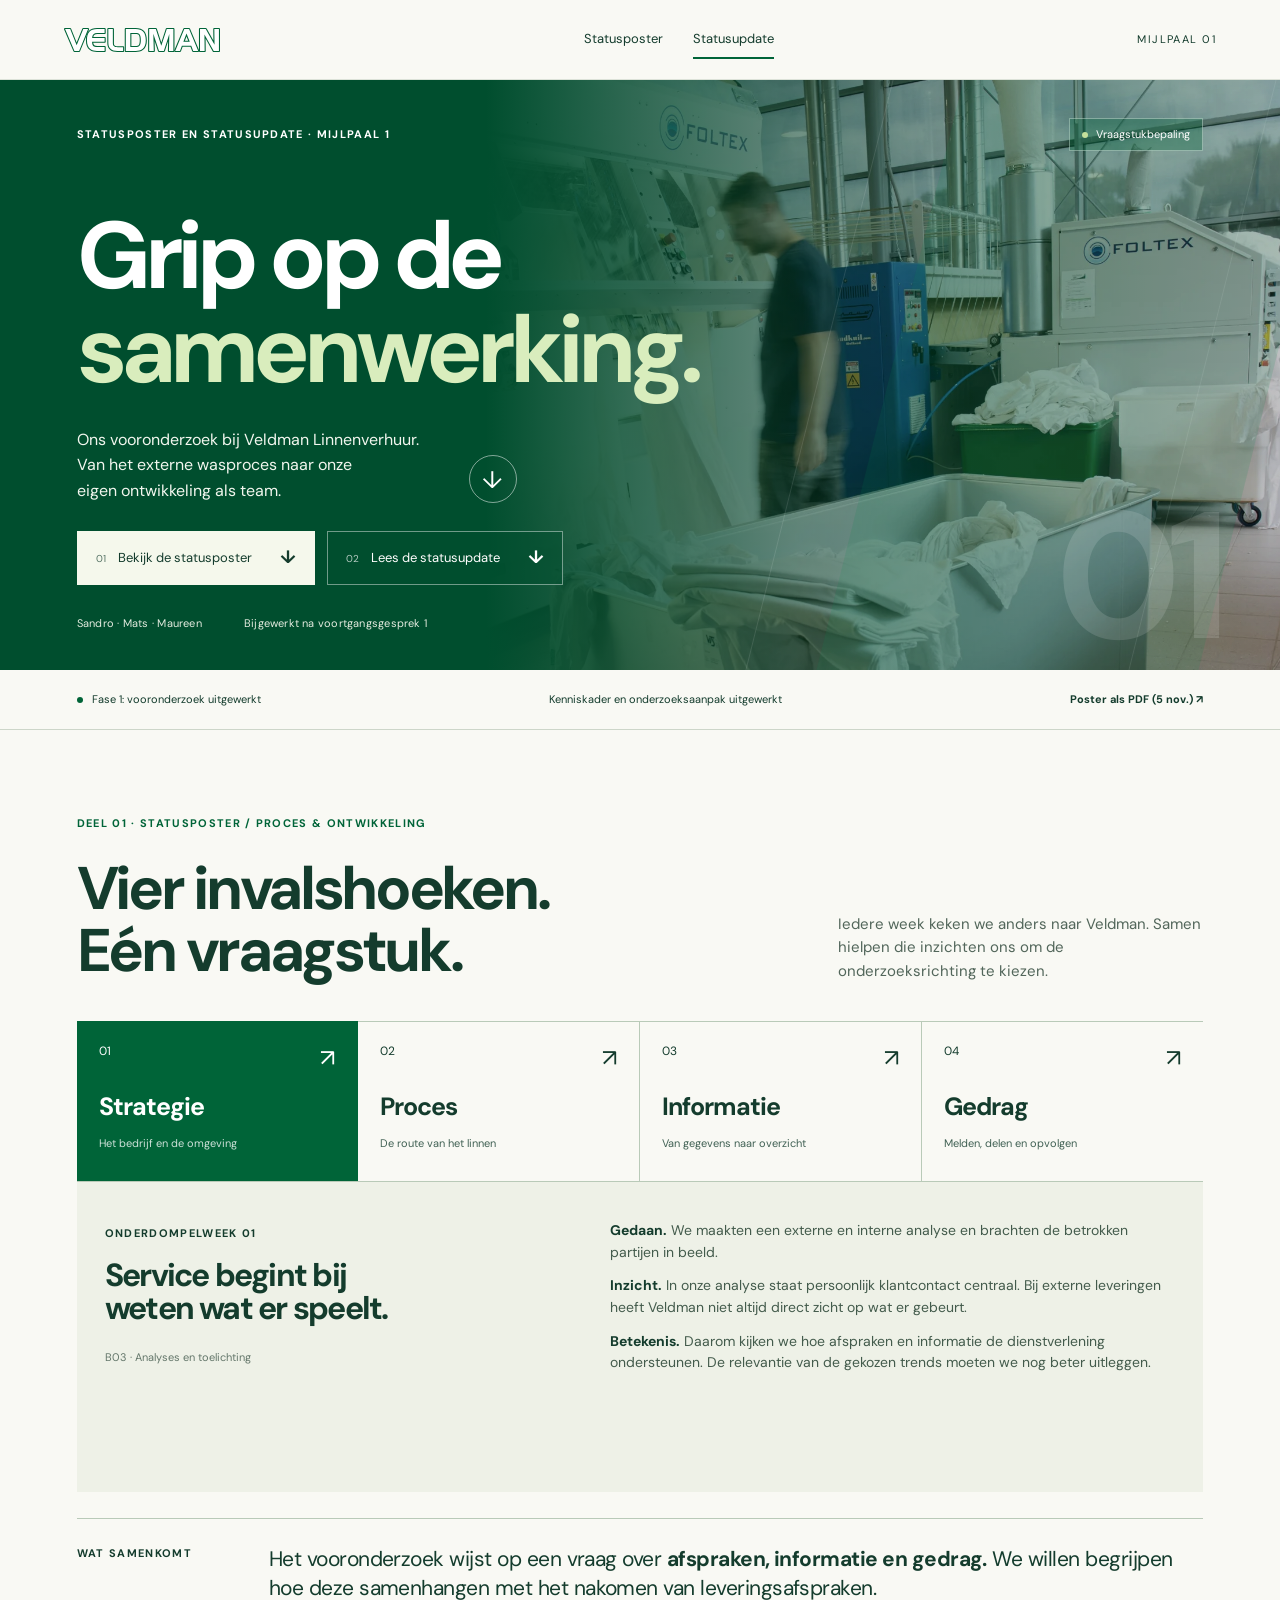
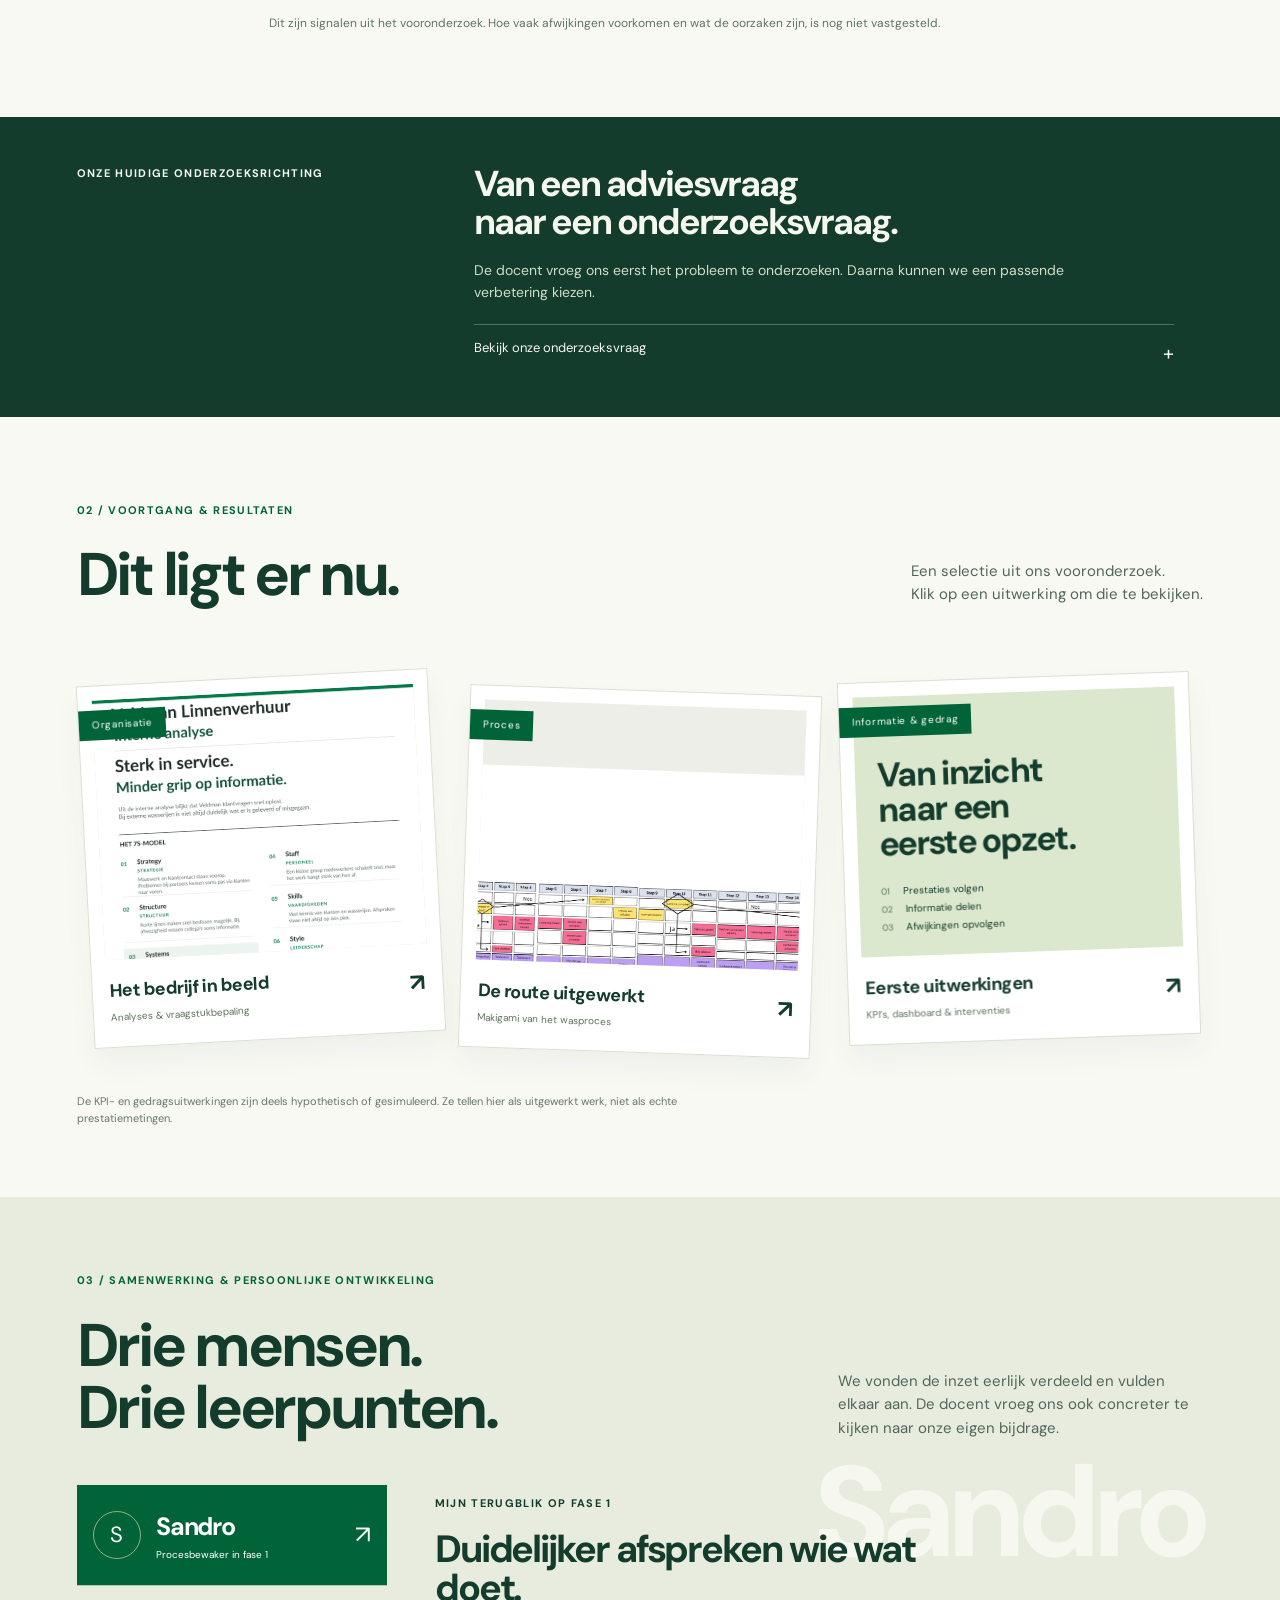
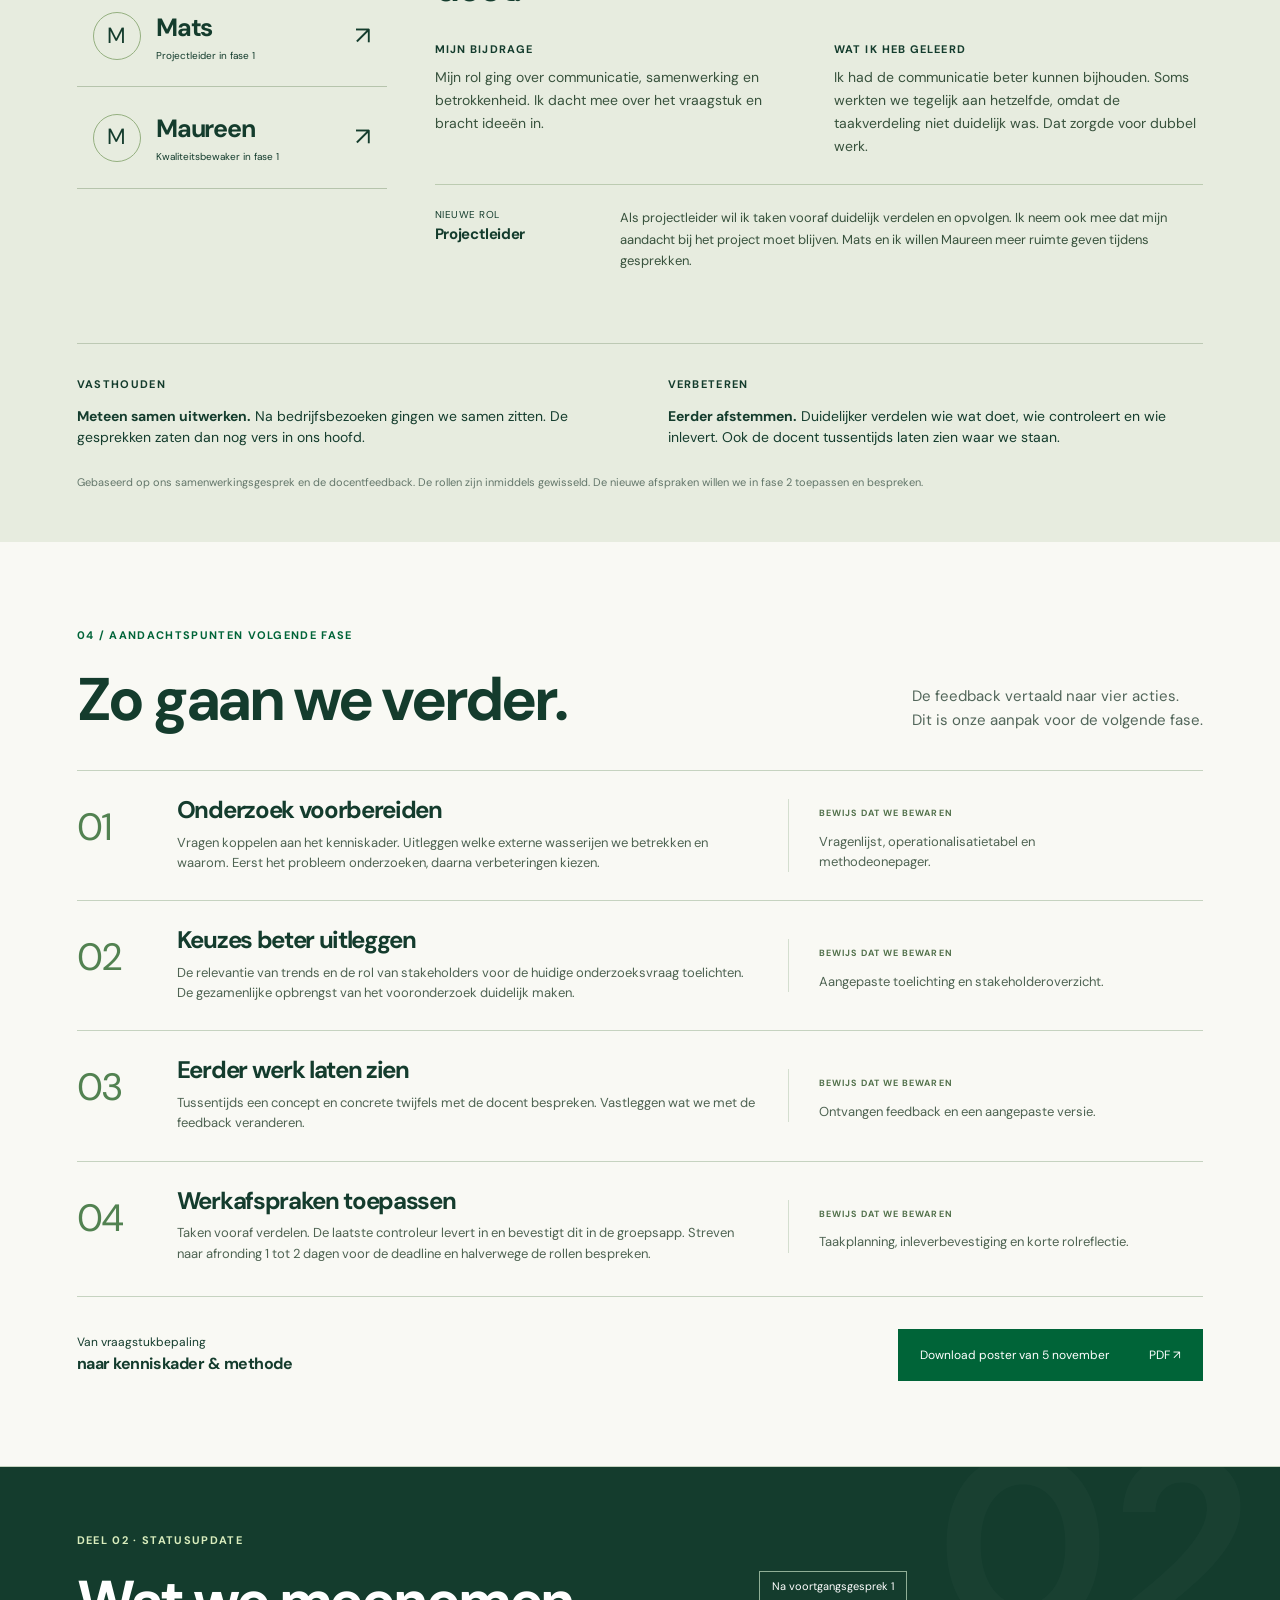
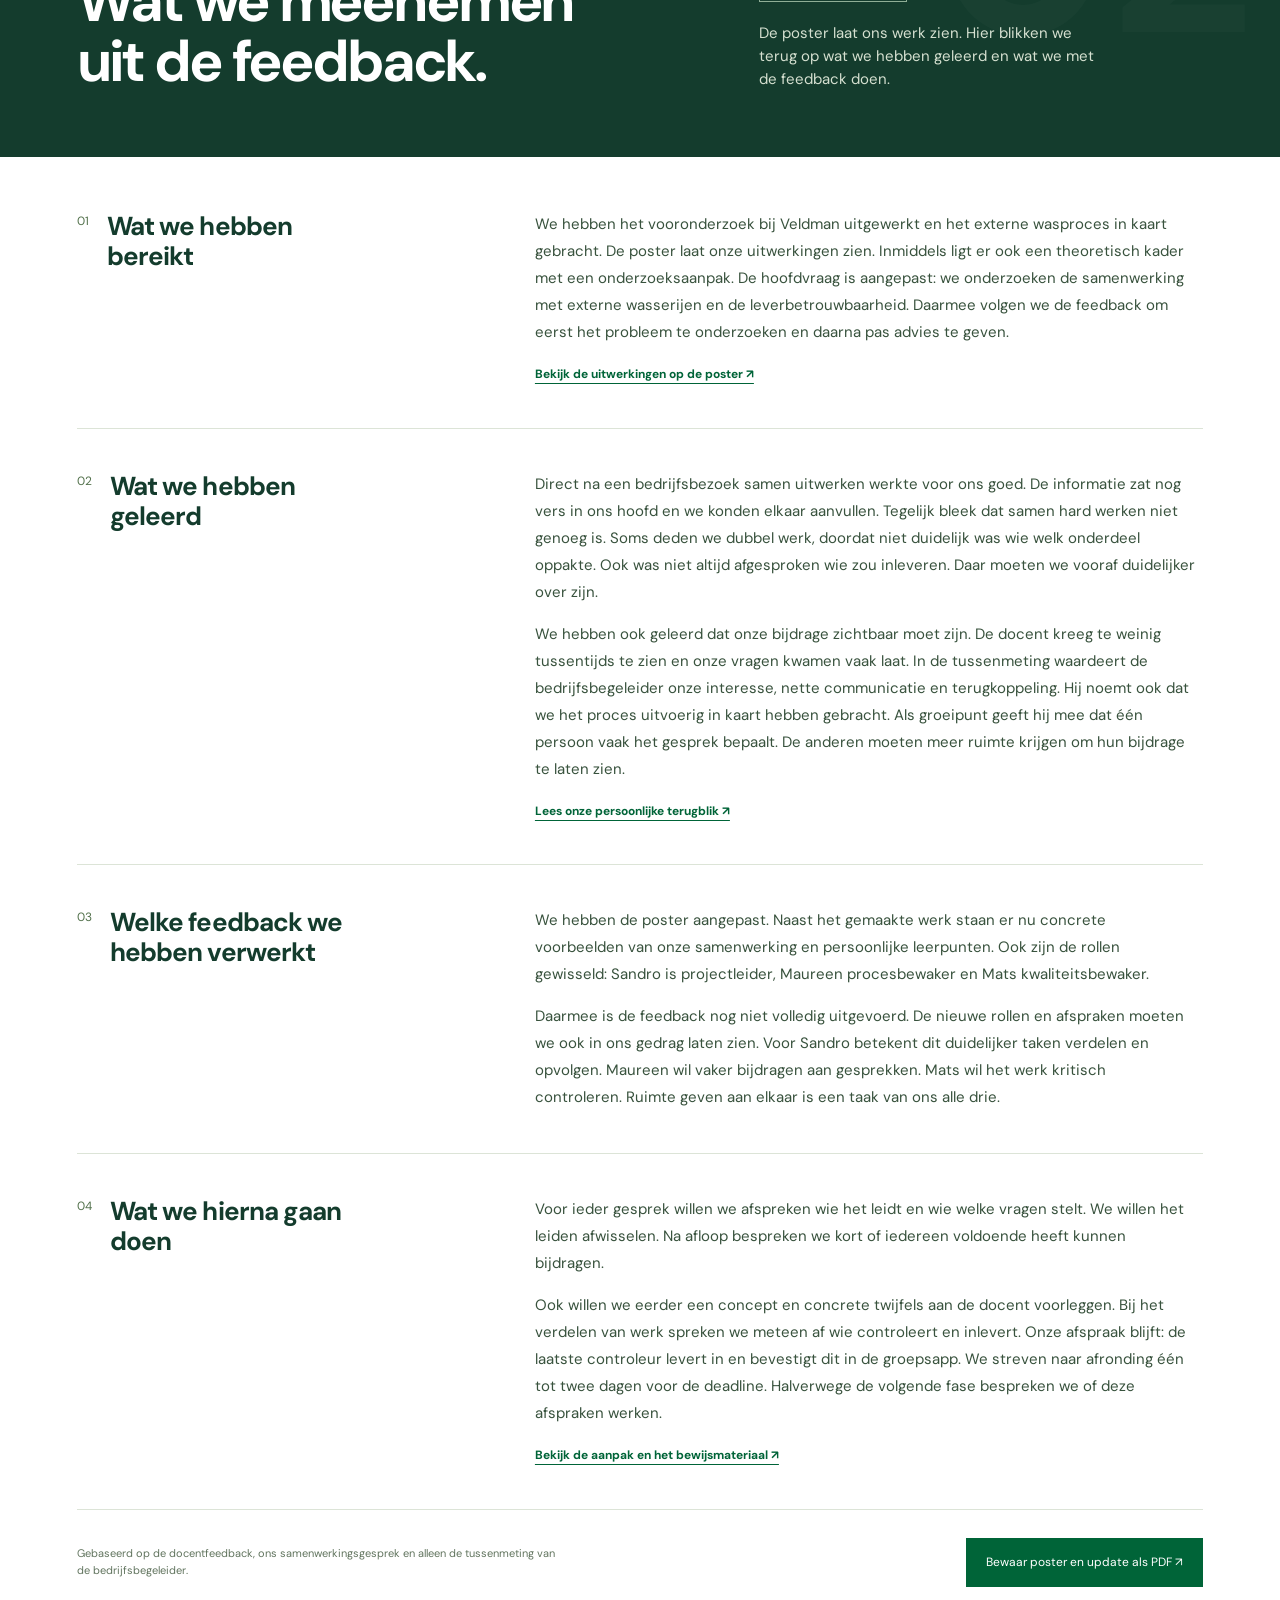
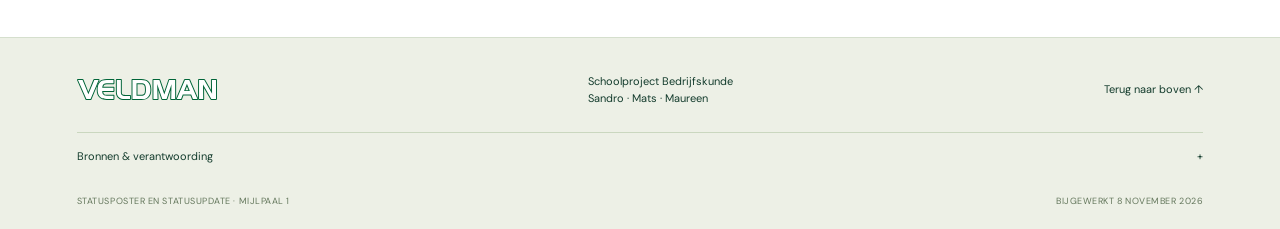
<file: index.html>
<!doctype html><html lang="nl"><head><meta charset="utf-8"><meta name="viewport" content="width=device-width,initial-scale=1"><meta name="theme-color" content="#006438"><meta name="description" content="Statusposter en statusupdate van mijlpaal 1. Ons vooronderzoek, onze samenwerking en de verwerking van feedback bij Veldman Linnenverhuur."><title>Veldman | Statusposter en statusupdate</title><link rel="icon" href="veldman.svg" type="image/svg+xml"><link rel="preload" href="dm-regular.ttf" as="font" type="font/ttf" crossorigin><link rel="preload" href="dm-bold.ttf" as="font" type="font/ttf" crossorigin><link rel="stylesheet" href="style.css"><script src="app.js" defer></script></head><body>
<a class="skip" href="#inhoud">Ga naar de inhoud</a>
<header class="topbar"><a href="#start" aria-label="Veldman, naar boven"><img src="veldman.svg" width="156" height="26" alt="Veldman"></a><nav aria-label="Poster en update"><a href="#verkenning">Statusposter</a><a href="#statusupdate">Statusupdate</a></nav><span class="edition">MIJLPAAL 01</span><div class="scroll-progress" aria-hidden="true"></div></header>
<main id="inhoud">
<section class="hero" id="start"><div class="hero-photo"><img src="linnen.webp" alt="Linnenverwerking bij Veldman" fetchpriority="high"></div><div class="hero-grid" aria-hidden="true"></div><div class="hero-inner"><div class="hero-top"><span class="eyebrow">Statusposter en statusupdate · Mijlpaal 1</span><span class="phase"><i></i> Vraagstukbepaling</span></div><h1>Grip op de<br><span>samenwerking.</span></h1><div class="hero-bottom"><p>Ons vooronderzoek bij Veldman Linnenverhuur.<br>Van het externe wasproces naar onze<br>eigen ontwikkeling als team.</p><a href="#verkenning" class="circle-link" aria-label="Bekijk de poster">↓</a></div><div class="part-links" aria-label="Kies een onderdeel"><a href="#verkenning"><span>01</span> Bekijk de statusposter <b aria-hidden="true">↓</b></a><a href="#statusupdate"><span>02</span> Lees de statusupdate <b aria-hidden="true">↓</b></a></div><div class="hero-caption"><span>Sandro · Mats · Maureen</span><span>Bijgewerkt na voortgangsgesprek 1</span></div></div><span class="hero-number" aria-hidden="true">01</span></section>
<div class="project-strip"><span><i class="dot"></i> Fase 1: vooronderzoek uitgewerkt</span><span>Kenniskader en onderzoeksaanpak uitgewerkt</span><a href="statusposter.pdf" download>Poster als PDF (5 nov.) ↗</a></div>
<section class="section exploration" id="verkenning"><div class="section-heading"><p class="eyebrow">Deel 01 · Statusposter / Proces & ontwikkeling</p><div><h2>Vier invalshoeken.<br>Eén vraagstuk.</h2><p>Iedere week keken we anders naar Veldman. Samen hielpen die inzichten ons om de onderzoeksrichting te kiezen.</p></div></div><div class="week-tabs" role="tablist" aria-label="Onderdompelweken"><button role="tab" id="week-tab-0" aria-controls="week-0" aria-selected="true" tabindex="0"><span class="step-index">01</span><strong>Strategie</strong><span>Het bedrijf en de omgeving</span><b aria-hidden="true">↗</b></button><button role="tab" id="week-tab-1" aria-controls="week-1" aria-selected="false" tabindex="-1"><span class="step-index">02</span><strong>Proces</strong><span>De route van het linnen</span><b aria-hidden="true">↗</b></button><button role="tab" id="week-tab-2" aria-controls="week-2" aria-selected="false" tabindex="-1"><span class="step-index">03</span><strong>Informatie</strong><span>Van gegevens naar overzicht</span><b aria-hidden="true">↗</b></button><button role="tab" id="week-tab-3" aria-controls="week-3" aria-selected="false" tabindex="-1"><span class="step-index">04</span><strong>Gedrag</strong><span>Melden, delen en opvolgen</span><b aria-hidden="true">↗</b></button></div><div class="week-panels"><article class="week-panel" id="week-0" role="tabpanel" tabindex="0" aria-labelledby="week-tab-0"><div><span class="eyebrow">Onderdompelweek 01</span><h3>Service begint bij weten wat er speelt.</h3><p class="source">B03 · Analyses en toelichting</p></div><div class="week-copy"><p><b>Gedaan.</b> We maakten een externe en interne analyse en brachten de betrokken partijen in beeld.</p><p><b>Inzicht.</b> In onze analyse staat persoonlijk klantcontact centraal. Bij externe leveringen heeft Veldman niet altijd direct zicht op wat er gebeurt.</p><p><b>Betekenis.</b> Daarom kijken we hoe afspraken en informatie de dienstverlening ondersteunen. De relevantie van de gekozen trends moeten we nog beter uitleggen.</p></div></article><article class="week-panel" id="week-1" role="tabpanel" tabindex="0" aria-labelledby="week-tab-1"><div><span class="eyebrow">Onderdompelweek 02</span><h3>Een levering gaat door veel handen.</h3><p class="source">B14 · OM-focussessie; B09 · Makigami</p></div><div class="week-copy"><p><b>Gedaan.</b> In een focussessie brachten we het externe wasproces in kaart. Dat werkten we uit in een Makigami, een overzicht van stappen en overdrachten.</p><p><b>Inzicht.</b> Medewerkers vertelden dat Veldman soms pas via de klant hoort dat een levering afwijkt. Daarna moet Veldman navragen wat er is gebeurd.</p><p><b>Betekenis.</b> We willen beter begrijpen wie welke informatie deelt en wanneer. Een klantmelding bewijst op zichzelf niet dat de wasserij een fout heeft gemaakt.</p></div></article><article class="week-panel" id="week-2" role="tabpanel" tabindex="0" aria-labelledby="week-tab-2"><div><span class="eyebrow">Onderdompelweek 03</span><h3>Gegevens zijn er. Het overzicht is beperkt.</h3><p class="source">B12 en B13 · IM-interviews; B26 · Eerste uitwerkingen</p></div><div class="week-copy"><p><b>Gedaan.</b> We spraken de administratie en het management. Ook verkenden we KPI’s, cijfers om prestaties te volgen, en een dashboardopzet.</p><p><b>Inzicht.</b> Pakbonnen en facturen helpen bij de administratie. Ze geven niet vanzelf een actueel overzicht van de levering aan de klant.</p><p><b>Betekenis.</b> We moeten eerst bepalen welke gegevens bruikbaar zijn. Een late pakbon is bijvoorbeeld niet automatisch een late levering.</p></div></article><article class="week-panel" id="week-3" role="tabpanel" tabindex="0" aria-labelledby="week-tab-3"><div><span class="eyebrow">Onderdompelweek 04</span><h3>Informatie moet ook bij de ander komen.</h3><p class="source">B10 en B11 · GIO-interviews; B06 en B07 · Voorstellen</p></div><div class="week-copy"><p><b>Gedaan.</b> We spraken medewerkers over klantvragen en overdracht. Daarna werkten we gewenst gedrag en mogelijke interventies uit.</p><p><b>Inzicht.</b> Christine beschrijft klantnotities op papier en in eigen Outlook-mappen. Collega’s kennen daardoor niet altijd de achtergrond van een vraag.</p><p><b>Betekenis.</b> We kijken ook naar het vastleggen en opvolgen van afspraken. De interventies zijn voorstellen. Hun effect is nog niet aangetoond.</p></div></article></div><div class="synthesis"><span class="eyebrow">Wat samenkomt</span><p>Het vooronderzoek wijst op een vraag over <strong>afspraken, informatie en gedrag.</strong> We willen begrijpen hoe deze samenhangen met het nakomen van leveringsafspraken.</p><small>Dit zijn signalen uit het vooronderzoek. Hoe vaak afwijkingen voorkomen en wat de oorzaken zijn, is nog niet vastgesteld.</small></div></section>
<section class="question-band"><span class="eyebrow">Onze huidige onderzoeksrichting</span><div><h2>Van een adviesvraag<br>naar een onderzoeksvraag.</h2><p>De docent vroeg ons eerst het probleem te onderzoeken. Daarna kunnen we een passende verbetering kiezen.</p><details><summary>Bekijk onze onderzoeksvraag <span>+</span></summary><p>In hoeverre heeft de samenwerking tussen Veldman Linnenverhuur en externe wasserijen invloed op de leverbetrouwbaarheid bij de levering van linnengoed aan klanten?</p><small>Uit het actuele groepsdocument van 5 november 2026 (B32). De vraag onderzoekt een mogelijk verband. Er is nog geen oorzakelijk verband aangetoond.</small></details></div></section>
<section class="section work-section" id="werk"><div class="section-heading"><p class="eyebrow">02 / Voortgang & resultaten</p><div><h2>Dit ligt er nu.</h2><p>Een selectie uit ons vooronderzoek.<br>Klik op een uitwerking om die te bekijken.</p></div></div><div class="work-gallery"><button class="work-card paper-one" data-dialog="analyse"><span class="work-tag">Organisatie</span><div class="paper-preview"><img src="interne-analyse.png" alt="Voorbeeld van onze interne analyse" loading="lazy"></div><span class="work-caption"><strong>Het bedrijf in beeld</strong><span>Analyses & vraagstukbepaling</span><b>↗</b></span></button><button class="work-card paper-two" data-dialog="proces"><span class="work-tag">Proces</span><div class="paper-preview makigami-preview"><img src="makigami.png" alt="Voorbeeld van onze Makigami" loading="lazy"></div><span class="work-caption"><strong>De route uitgewerkt</strong><span>Makigami van het wasproces</span><b>↗</b></span></button><button class="work-card paper-three" data-dialog="voorstellen"><span class="work-tag">Informatie & gedrag</span><div class="type-preview"><span>Van inzicht<br>naar een<br>eerste opzet.</span><div><i>01</i> Prestaties volgen<br><i>02</i> Informatie delen<br><i>03</i> Afwijkingen opvolgen</div></div><span class="work-caption"><strong>Eerste uitwerkingen</strong><span>KPI’s, dashboard & interventies</span><b>↗</b></span></button></div><p class="work-note">De KPI- en gedragsuitwerkingen zijn deels hypothetisch of gesimuleerd. Ze tellen hier als uitgewerkt werk, niet als echte prestatiemetingen.</p></section>
<section class="team-section" id="team"><div class="section-heading"><p class="eyebrow">03 / Samenwerking & persoonlijke ontwikkeling</p><div><h2>Drie mensen.<br>Drie leerpunten.</h2><p>We vonden de inzet eerlijk verdeeld en vulden elkaar aan. De docent vroeg ons ook concreter te kijken naar onze eigen bijdrage.</p></div></div><div class="team-layout"><div class="people-tabs" role="tablist" aria-label="Kies een teamlid" aria-orientation="vertical"><button role="tab" id="person-tab-0" aria-controls="person-0" aria-selected="true" tabindex="0"><span class="initial">S</span><span><strong>Sandro</strong><small>Procesbewaker in fase 1</small></span><span class="person-arrow" aria-hidden="true">↗</span></button><button role="tab" id="person-tab-1" aria-controls="person-1" aria-selected="false" tabindex="-1"><span class="initial">M</span><span><strong>Mats</strong><small>Projectleider in fase 1</small></span><span class="person-arrow" aria-hidden="true">↗</span></button><button role="tab" id="person-tab-2" aria-controls="person-2" aria-selected="false" tabindex="-1"><span class="initial">M</span><span><strong>Maureen</strong><small>Kwaliteitsbewaker in fase 1</small></span><span class="person-arrow" aria-hidden="true">↗</span></button></div><div class="person-panels"><article class="person-panel" id="person-0" role="tabpanel" tabindex="0" aria-labelledby="person-tab-0"><span class="panel-name">Sandro</span><span class="eyebrow">Mijn terugblik op fase 1</span><h3>Duidelijker afspreken wie wat doet.</h3><div class="reflection-columns"><div><h4>Mijn bijdrage</h4><p>Mijn rol ging over communicatie, samenwerking en betrokkenheid. Ik dacht mee over het vraagstuk en bracht ideeën in.</p></div><div><h4>Wat ik heb geleerd</h4><p>Ik had de communicatie beter kunnen bijhouden. Soms werkten we tegelijk aan hetzelfde, omdat de taakverdeling niet duidelijk was. Dat zorgde voor dubbel werk.</p></div></div><div class="new-role"><span>Nieuwe rol<br><strong>Projectleider</strong></span><p>Als projectleider wil ik taken vooraf duidelijk verdelen en opvolgen. Ik neem ook mee dat mijn aandacht bij het project moet blijven. Mats en ik willen Maureen meer ruimte geven tijdens gesprekken.</p></div></article><article class="person-panel" id="person-1" role="tabpanel" tabindex="0" aria-labelledby="person-tab-1"><span class="panel-name">Mats</span><span class="eyebrow">Mijn terugblik op fase 1</span><h3>Ook het laatste stukje moet geregeld zijn.</h3><div class="reflection-columns"><div><h4>Mijn bijdrage</h4><p>Ik hield de planning bij en regelde momenten voor bezoeken en interviews. Direct na een bezoek samen uitwerken werkte goed: de informatie zat nog vers in ons hoofd.</p></div><div><h4>Wat ik heb geleerd</h4><p>Het was niet altijd duidelijk wie het werk zou inleveren. Daardoor ontstond rond deadlines onduidelijkheid, terwijl we wel aan het werk hadden bijgedragen.</p></div></div><div class="new-role"><span>Nieuwe rol<br><strong>Kwaliteitsbewaker</strong></span><p>Ik neem mee dat we ook de controle en het inleveren vooraf moeten verdelen. In mijn nieuwe rol wil ik het werk kritisch blijven bekijken. Samen met Sandro wil ik ruimte geven aan Maureen.</p></div></article><article class="person-panel" id="person-2" role="tabpanel" tabindex="0" aria-labelledby="person-tab-2"><span class="panel-name">Maureen</span><span class="eyebrow">Mijn terugblik op fase 1</span><h3>Mijn aandacht beter verdelen.</h3><div class="reflection-columns"><div><h4>Mijn bijdrage</h4><p>Ik las de stukken na, verbeterde teksten en gaf aan wat extra gecontroleerd moest worden. Mijn kritische blik werd door de groep gewaardeerd.</p></div><div><h4>Wat ik heb geleerd</h4><p>Als ik veel teksten achter elkaar controleerde, nam mijn aandacht af. De laatste stukken kregen daardoor minder aandacht dan de eerste.</p></div></div><div class="new-role"><span>Nieuwe rol<br><strong>Procesbewaker</strong></span><p>Ik wil controles beter spreiden en vaker bijdragen tijdens gesprekken. Als procesbewaker ga ik de samenwerking volgen. Mats en Sandro nemen mee dat zij mij ook ruimte moeten geven.</p></div></article></div></div><div class="team-bottom"><div><span class="eyebrow">Vasthouden</span><p><strong>Meteen samen uitwerken.</strong> Na bedrijfsbezoeken gingen we samen zitten. De gesprekken zaten dan nog vers in ons hoofd.</p></div><div><span class="eyebrow">Verbeteren</span><p><strong>Eerder afstemmen.</strong> Duidelijker verdelen wie wat doet, wie controleert en wie inlevert. Ook de docent tussentijds laten zien waar we staan.</p></div></div><p class="source">Gebaseerd op ons samenwerkingsgesprek en de docentfeedback. De rollen zijn inmiddels gewisseld. De nieuwe afspraken willen we in fase 2 toepassen en bespreken.</p></section>
<section class="section next-section" id="vervolg"><div class="section-heading"><p class="eyebrow">04 / Aandachtspunten volgende fase</p><div><h2>Zo gaan we verder.</h2><p>De feedback vertaald naar vier acties.<br>Dit is onze aanpak voor de volgende fase.</p></div></div><div class="actions"><article class="action"><span class="action-nr">01</span><div><h3>Onderzoek voorbereiden</h3><p>Vragen koppelen aan het kenniskader. Uitleggen welke externe wasserijen we betrekken en waarom. Eerst het probleem onderzoeken, daarna verbeteringen kiezen.</p></div><div class="evidence"><span class="eyebrow">Bewijs dat we bewaren</span><p>Vragenlijst, operationalisatietabel en methodeonepager.</p></div></article><article class="action"><span class="action-nr">02</span><div><h3>Keuzes beter uitleggen</h3><p>De relevantie van trends en de rol van stakeholders voor de huidige onderzoeksvraag toelichten. De gezamenlijke opbrengst van het vooronderzoek duidelijk maken.</p></div><div class="evidence"><span class="eyebrow">Bewijs dat we bewaren</span><p>Aangepaste toelichting en stakeholderoverzicht.</p></div></article><article class="action"><span class="action-nr">03</span><div><h3>Eerder werk laten zien</h3><p>Tussentijds een concept en concrete twijfels met de docent bespreken. Vastleggen wat we met de feedback veranderen.</p></div><div class="evidence"><span class="eyebrow">Bewijs dat we bewaren</span><p>Ontvangen feedback en een aangepaste versie.</p></div></article><article class="action"><span class="action-nr">04</span><div><h3>Werkafspraken toepassen</h3><p>Taken vooraf verdelen. De laatste controleur levert in en bevestigt dit in de groepsapp. Streven naar afronding 1 tot 2 dagen voor de deadline en halverwege de rollen bespreken.</p></div><div class="evidence"><span class="eyebrow">Bewijs dat we bewaren</span><p>Taakplanning, inleverbevestiging en korte rolreflectie.</p></div></article></div><div class="next-footer"><span>Van vraagstukbepaling<br><strong>naar kenniskader & methode</strong></span><a href="statusposter.pdf" download class="download">Download poster van 5 november <span>PDF ↗</span></a></div></section>
<section class="status-update" id="statusupdate" aria-labelledby="update-title">
<div class="update-heading"><div><p class="eyebrow">Deel 02 · Statusupdate</p><h2 id="update-title">Wat we meenemen<br>uit de feedback.</h2></div><div class="update-intro"><span class="update-stamp">Na voortgangsgesprek 1</span><p>De poster laat ons werk zien. Hier blikken we terug op wat we hebben geleerd en wat we met de feedback doen.</p></div></div>
<div class="update-body"><article class="update-row"><div class="update-row-title"><span class="update-index">01</span><h3>Wat we hebben bereikt</h3></div><div class="update-copy"><p>We hebben het vooronderzoek bij Veldman uitgewerkt en het externe wasproces in kaart gebracht. De poster laat onze uitwerkingen zien. Inmiddels ligt er ook een theoretisch kader met een onderzoeksaanpak. De hoofdvraag is aangepast: we onderzoeken de samenwerking met externe wasserijen en de leverbetrouwbaarheid. Daarmee volgen we de feedback om eerst het probleem te onderzoeken en daarna pas advies te geven.</p><a class="update-reference" href="#werk">Bekijk de uitwerkingen op de poster ↗</a></div></article><article class="update-row"><div class="update-row-title"><span class="update-index">02</span><h3>Wat we hebben geleerd</h3></div><div class="update-copy"><p>Direct na een bedrijfsbezoek samen uitwerken werkte voor ons goed. De informatie zat nog vers in ons hoofd en we konden elkaar aanvullen. Tegelijk bleek dat samen hard werken niet genoeg is. Soms deden we dubbel werk, doordat niet duidelijk was wie welk onderdeel oppakte. Ook was niet altijd afgesproken wie zou inleveren. Daar moeten we vooraf duidelijker over zijn.</p><p>We hebben ook geleerd dat onze bijdrage zichtbaar moet zijn. De docent kreeg te weinig tussentijds te zien en onze vragen kwamen vaak laat. In de tussenmeting waardeert de bedrijfsbegeleider onze interesse, nette communicatie en terugkoppeling. Hij noemt ook dat we het proces uitvoerig in kaart hebben gebracht. Als groeipunt geeft hij mee dat één persoon vaak het gesprek bepaalt. De anderen moeten meer ruimte krijgen om hun bijdrage te laten zien.</p><a class="update-reference" href="#team">Lees onze persoonlijke terugblik ↗</a></div></article><article class="update-row"><div class="update-row-title"><span class="update-index">03</span><h3>Welke feedback we hebben verwerkt</h3></div><div class="update-copy"><p>We hebben de poster aangepast. Naast het gemaakte werk staan er nu concrete voorbeelden van onze samenwerking en persoonlijke leerpunten. Ook zijn de rollen gewisseld: Sandro is projectleider, Maureen procesbewaker en Mats kwaliteitsbewaker.</p><p>Daarmee is de feedback nog niet volledig uitgevoerd. De nieuwe rollen en afspraken moeten we ook in ons gedrag laten zien. Voor Sandro betekent dit duidelijker taken verdelen en opvolgen. Maureen wil vaker bijdragen aan gesprekken. Mats wil het werk kritisch controleren. Ruimte geven aan elkaar is een taak van ons alle drie.</p></div></article><article class="update-row"><div class="update-row-title"><span class="update-index">04</span><h3>Wat we hierna gaan doen</h3></div><div class="update-copy"><p>Voor ieder gesprek willen we afspreken wie het leidt en wie welke vragen stelt. We willen het leiden afwisselen. Na afloop bespreken we kort of iedereen voldoende heeft kunnen bijdragen.</p><p>Ook willen we eerder een concept en concrete twijfels aan de docent voorleggen. Bij het verdelen van werk spreken we meteen af wie controleert en inlevert. Onze afspraak blijft: de laatste controleur levert in en bevestigt dit in de groepsapp. We streven naar afronding één tot twee dagen voor de deadline. Halverwege de volgende fase bespreken we of deze afspraken werken.</p><a class="update-reference" href="#vervolg">Bekijk de aanpak en het bewijsmateriaal ↗</a></div></article><div class="update-end"><p>Gebaseerd op de docentfeedback, ons samenwerkingsgesprek en alleen de tussenmeting van de bedrijfsbegeleider.</p><button type="button" class="print-page">Bewaar poster en update als PDF ↗</button></div></div></section>
</main>
<footer><div class="footer-main"><img src="veldman.svg" width="140" alt="Veldman"><p>Schoolproject Bedrijfskunde<br>Sandro · Mats · Maureen</p><a href="#start">Terug naar boven ↑</a></div><details class="sources"><summary>Bronnen & verantwoording <span>+</span></summary><div><p><strong>School en feedback.</strong> Studentenhandleiding, PDF-pagina 10 en 12 (B01). Feedbackgesprek mijlpaal 1 (B15), met name 2:43 tot 9:10. Oorspronkelijke poster (B26) en samenwerkingsgesprek (B27). De nieuwe rollen zijn bevestigd door de groep. Voor de statusupdate is ook de ingevulde tussenmeting van de bedrijfsbegeleider gebruikt (B33). De eindmeting is niet gebruikt.</p><p><strong>Onderzoek.</strong> Analyses en toelichting (B03), procesmodel (B09), OM-, IM- en GIO-gesprekken (B10 tot en met B14), eerste gedragsuitwerkingen (B06 en B07). De onderzoeksvraag volgt het actuele groepsdocument (B32). De gesprekken geven vooral het perspectief van Veldman.</p><p><strong>Beeld en uitwerking.</strong> Logo, groen en linnenfoto: <a href="https://www.veldmanlinnenverhuur.nl/" target="_blank" rel="noopener">Veldman Linnenverhuur</a>. Lettertype: DM Sans. Dit is een studentenproject, geen officiële Veldman-website. AI is gebruikt voor het ordenen en formuleren van de tekst en het bouwen van deze poster, op basis van het aangeleverde materiaal.</p></div></details><div class="footer-small"><span>Statusposter en statusupdate · Mijlpaal 1</span><span>Bijgewerkt 8 november 2026</span></div></footer>
<dialog id="work-dialog" aria-labelledby="dialog-title"><div class="dialog-head"><h2 id="dialog-title"></h2><button class="close" aria-label="Sluiten">×</button></div><div id="dialog-body"></div></dialog>
</body></html>
</file>
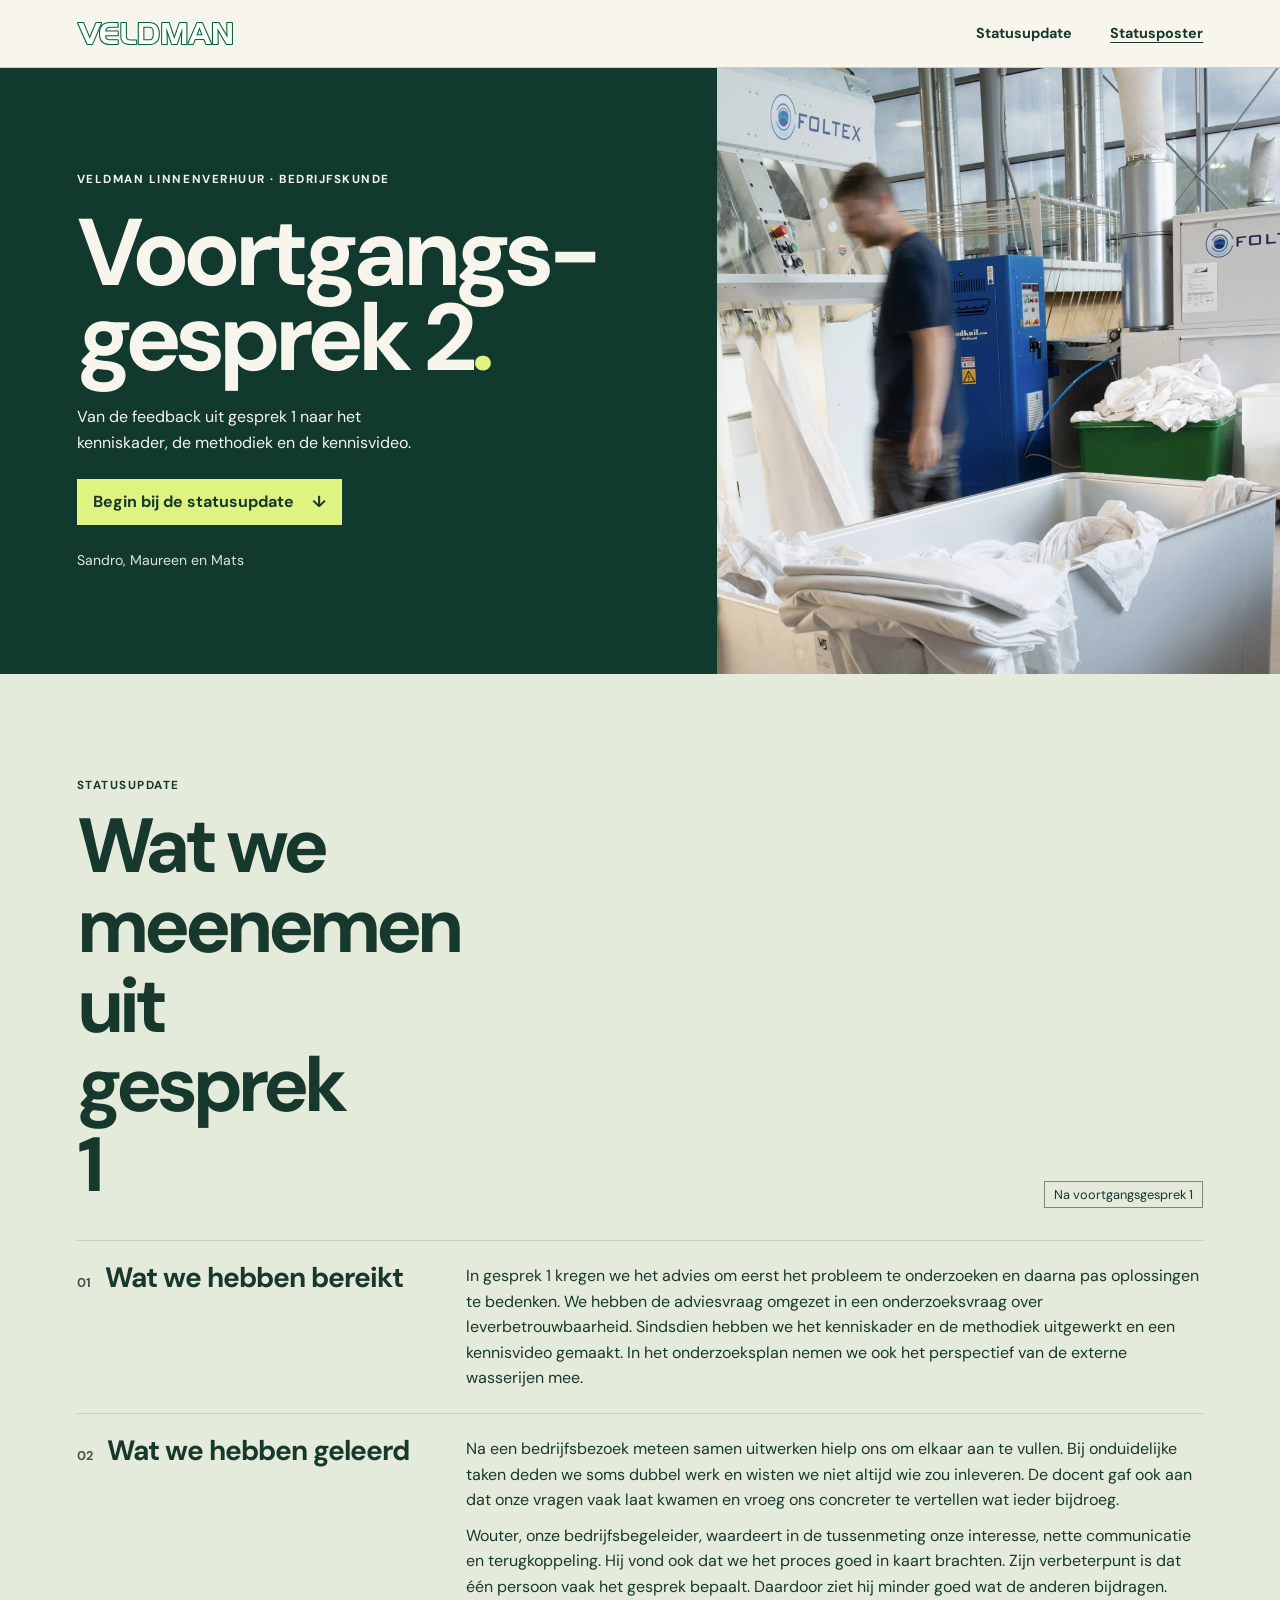
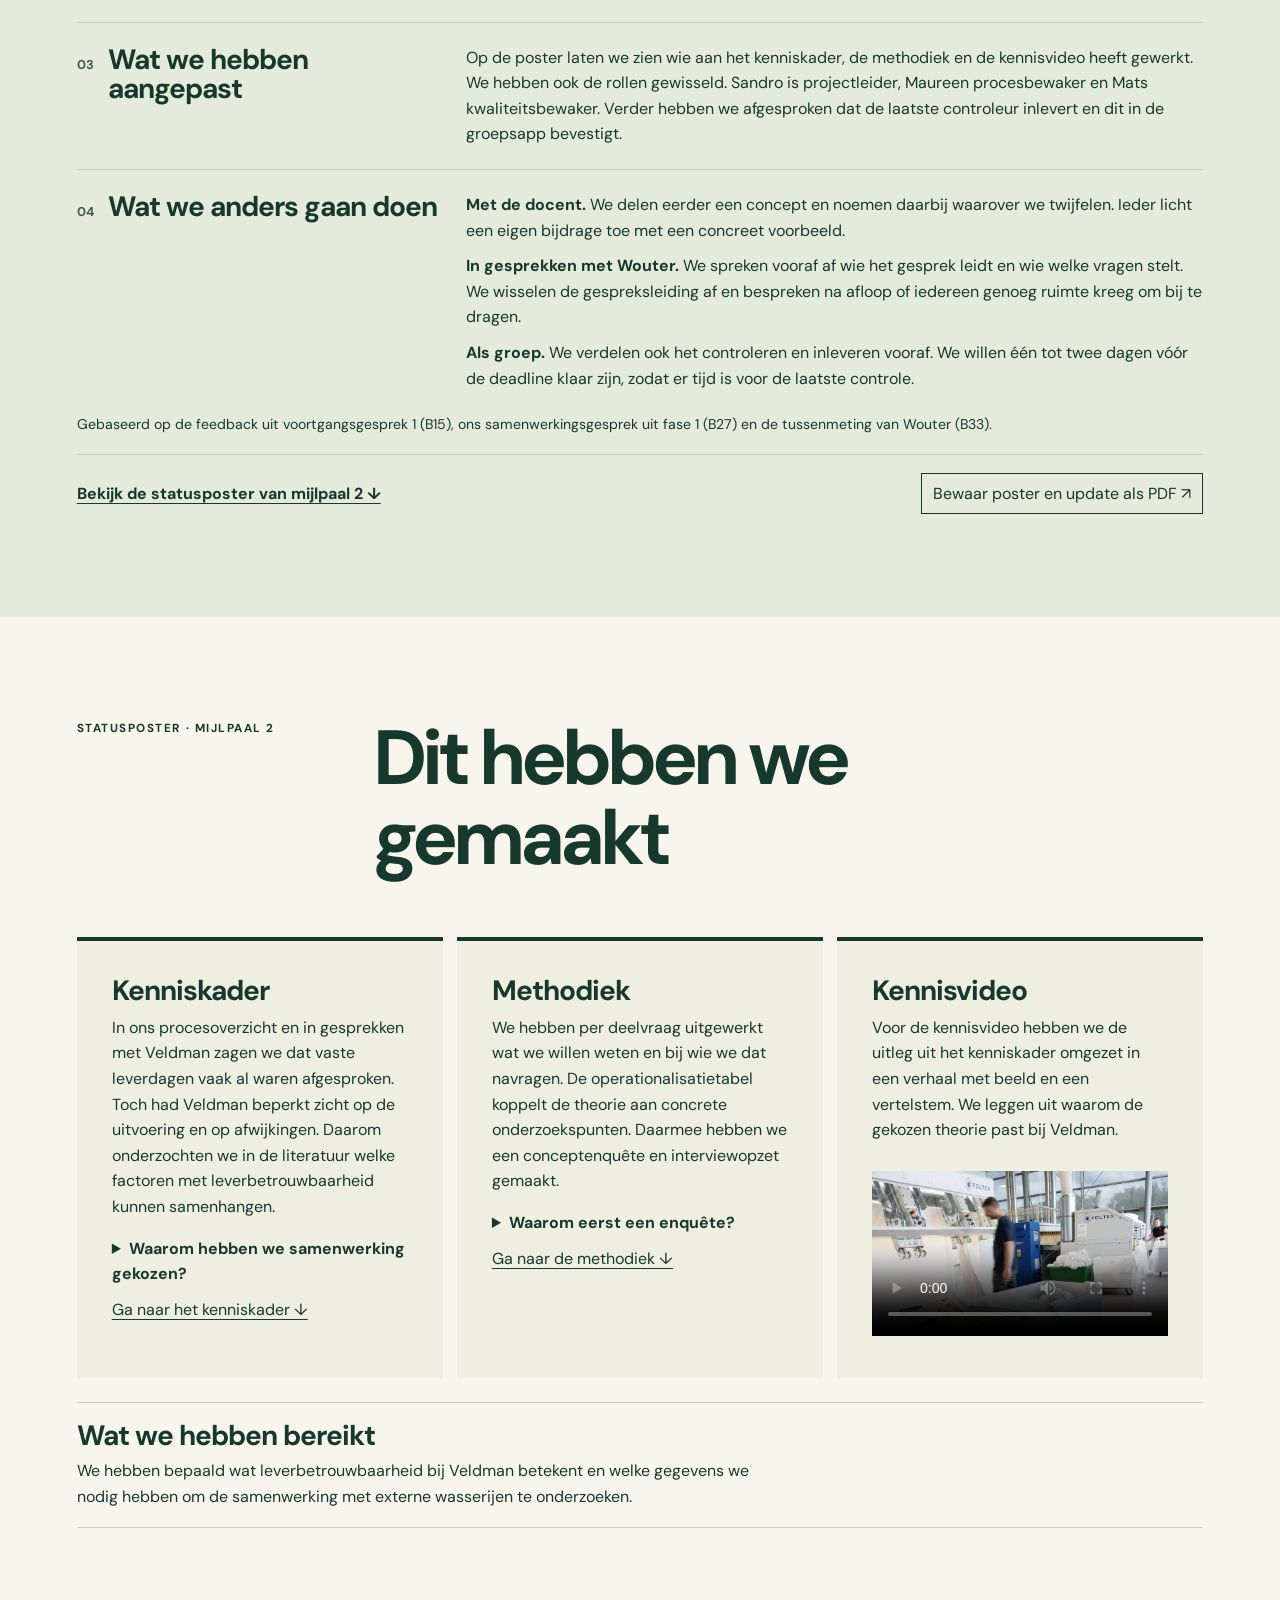
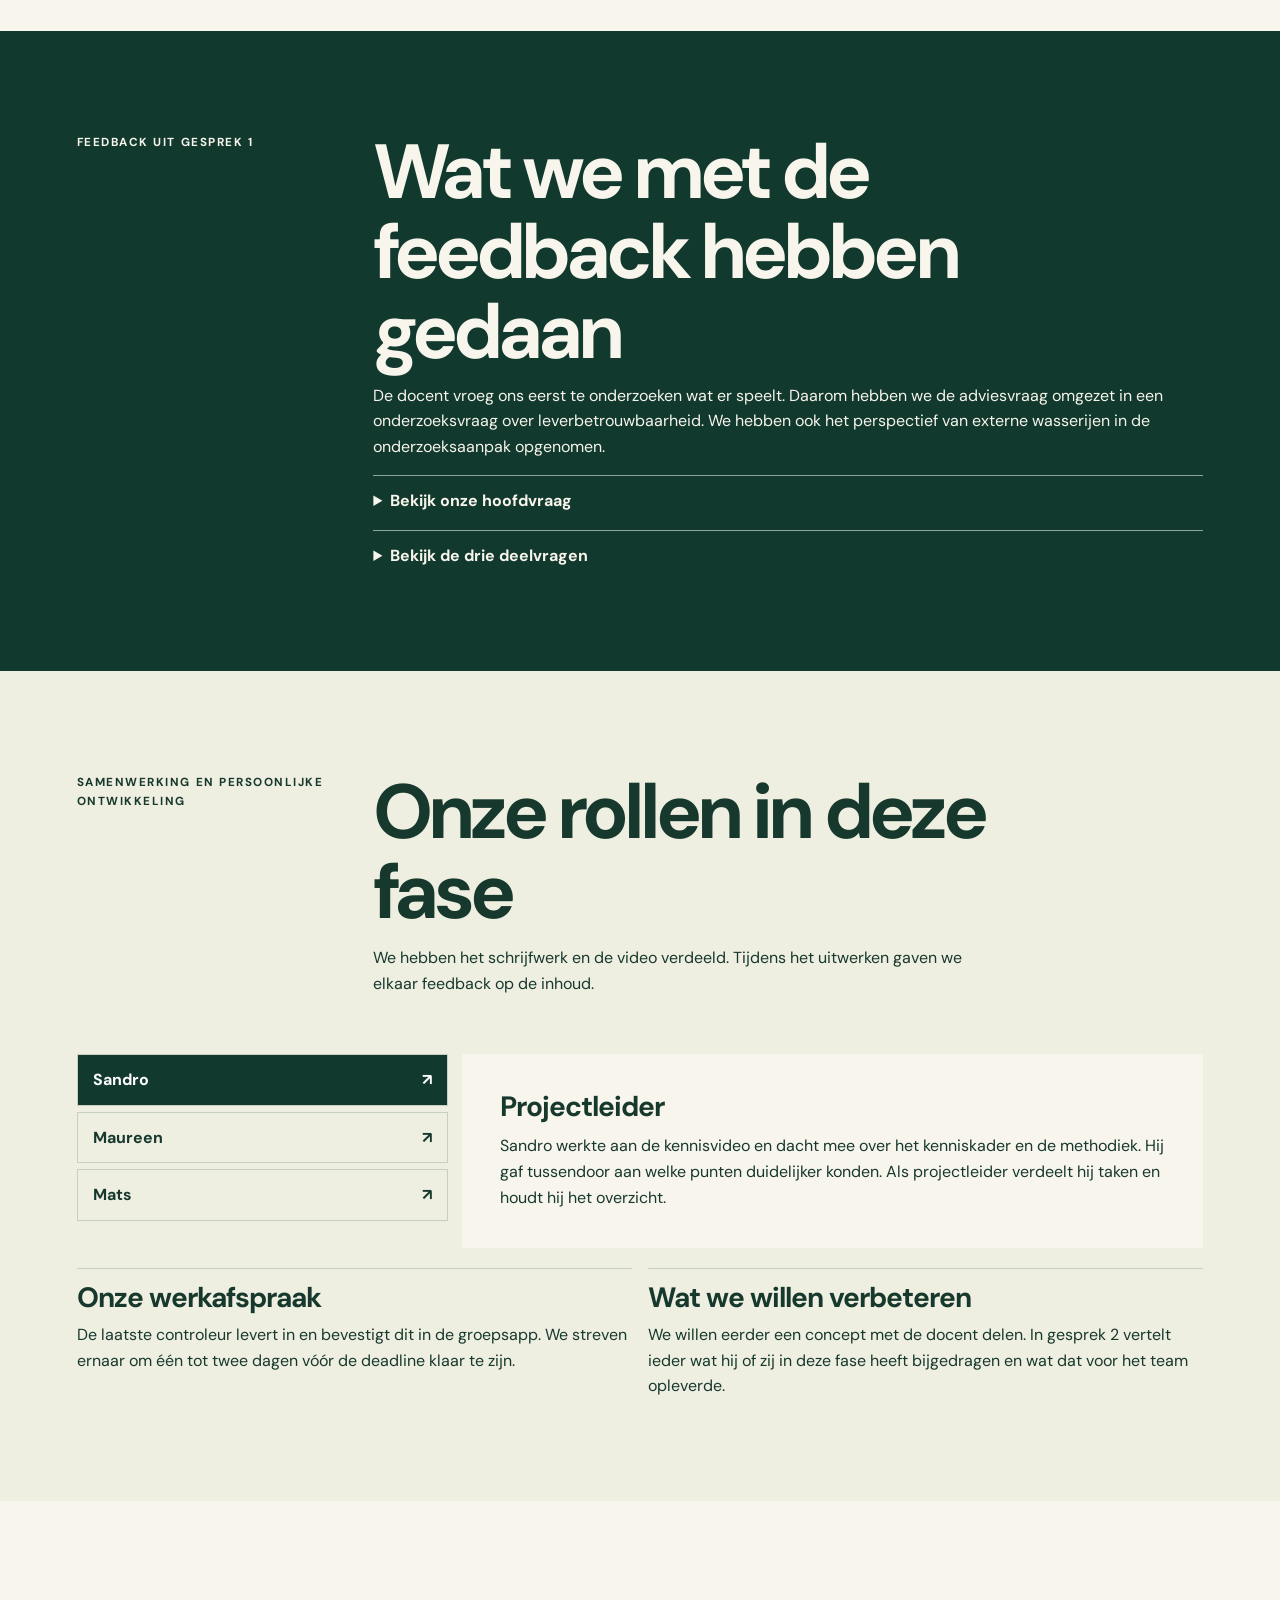
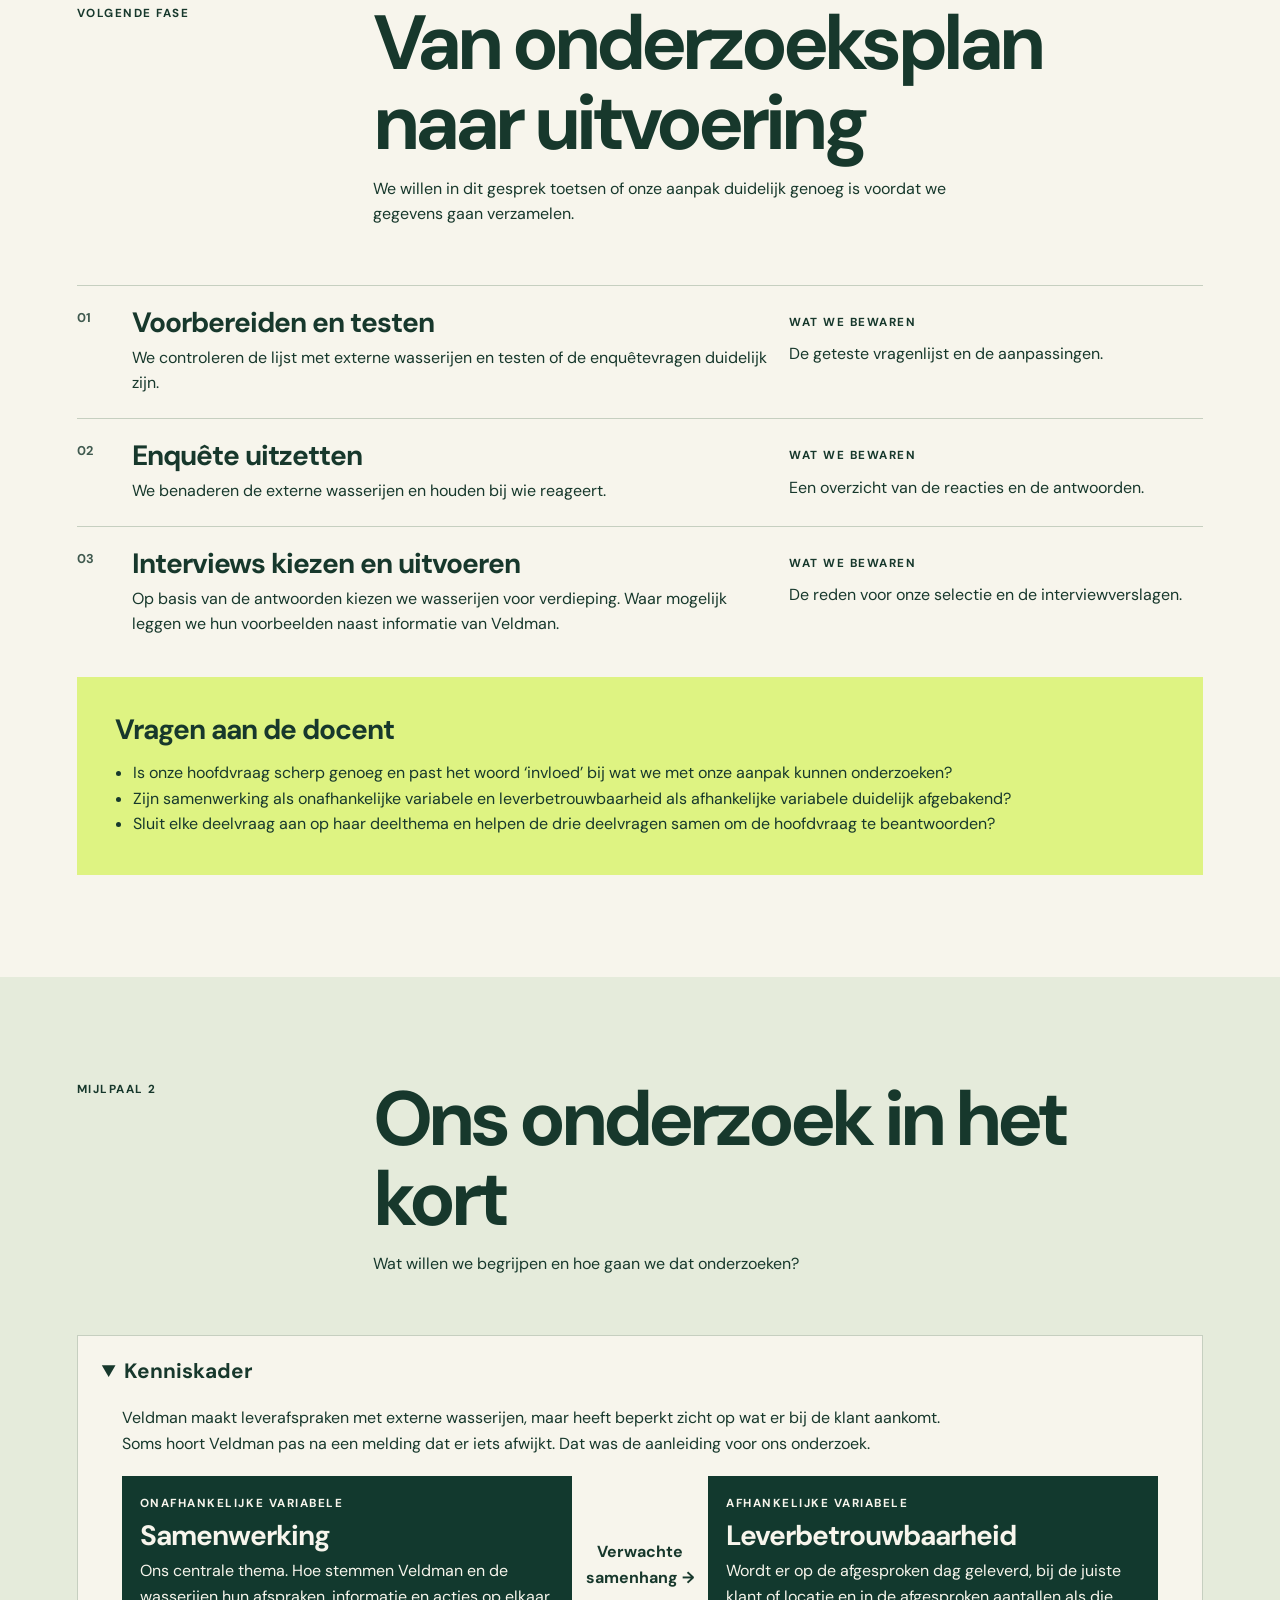
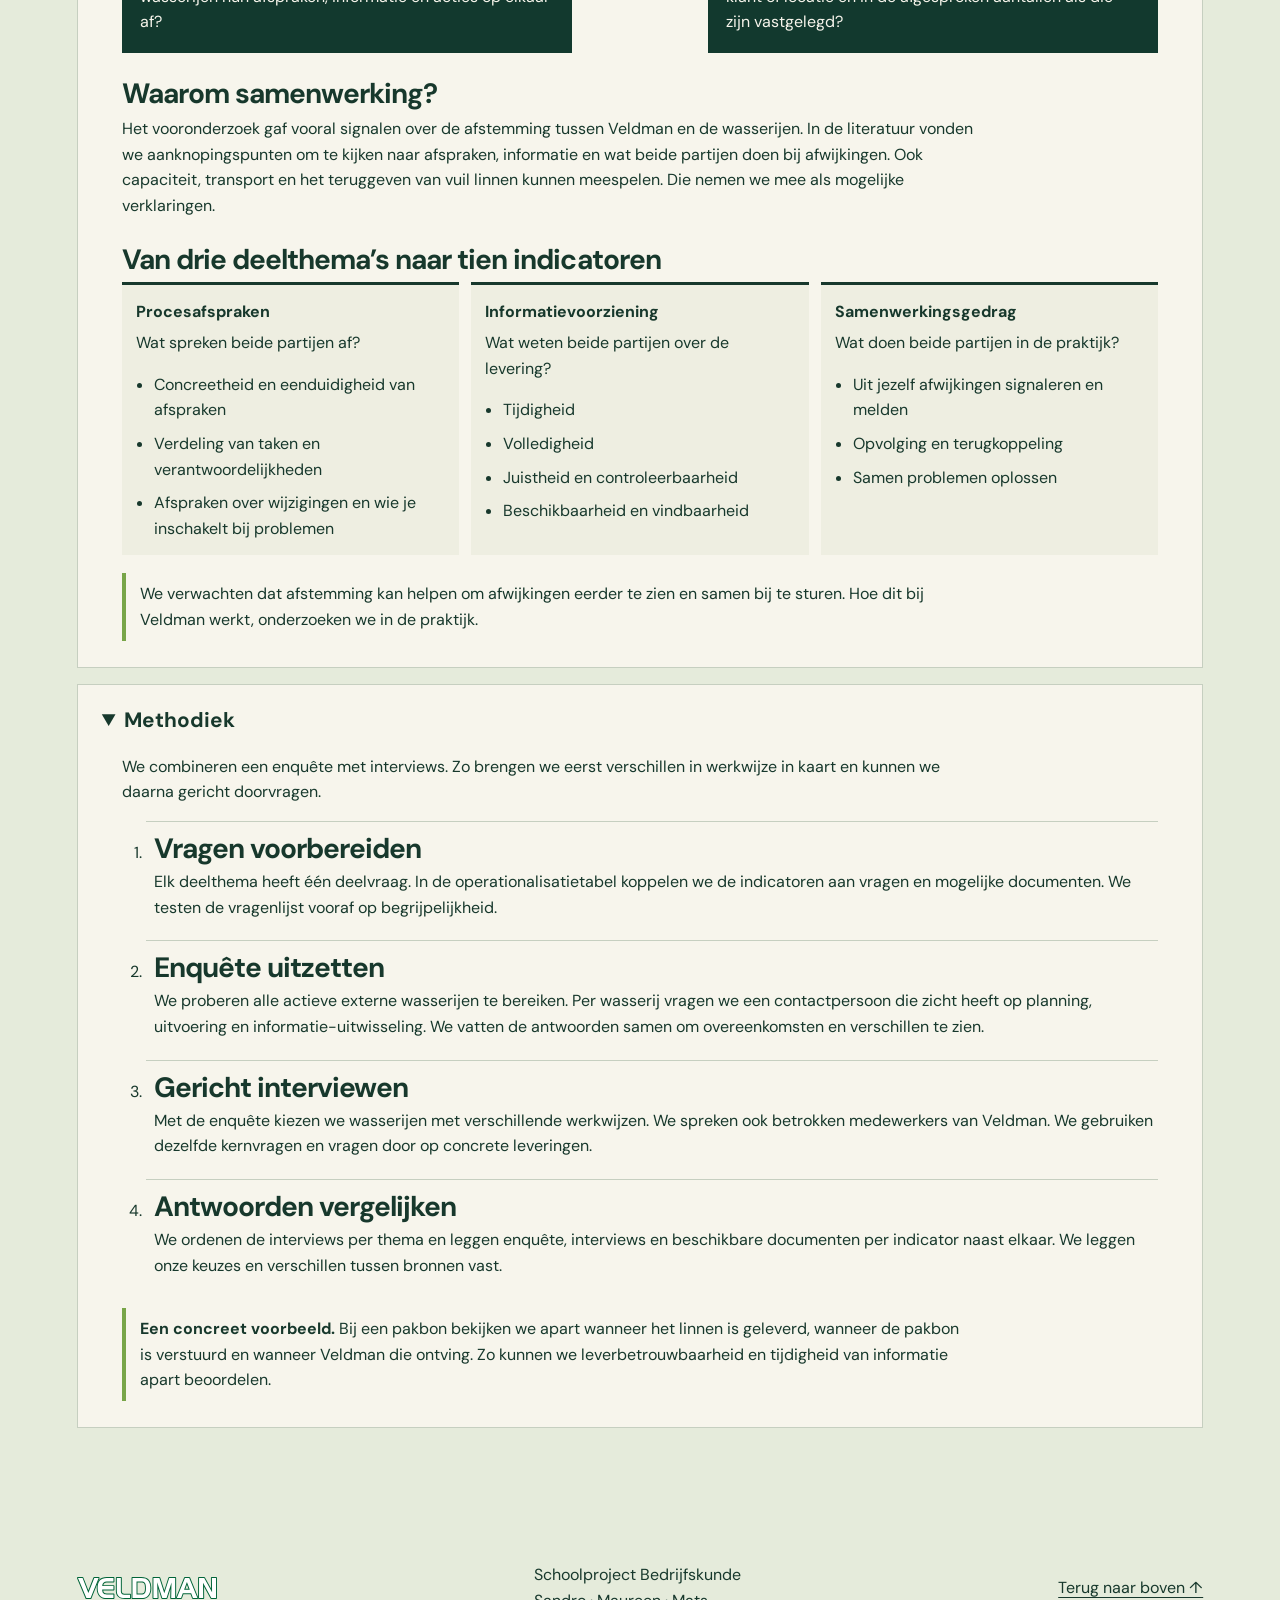
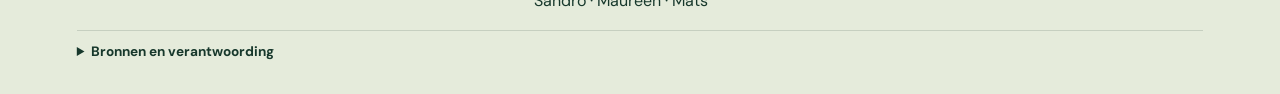
<file: mijlpaal-2-preview/index.html>
<!doctype html><html lang="nl"><head><meta charset="utf-8"><meta name="viewport" content="width=device-width,initial-scale=1"><meta name="theme-color" content="#006438"><meta name="description" content="Statusposter en statusupdate van Voortgangsgesprek 2 bij Veldman Linnenverhuur."><title>Veldman Linnenverhuur | Voortgangsgesprek 2</title><link rel="icon" href="veldman.svg" type="image/svg+xml"><link rel="preload" href="dm-regular.ttf" as="font" type="font/ttf" crossorigin><link rel="preload" href="dm-bold.ttf" as="font" type="font/ttf" crossorigin><link rel="stylesheet" href="style.css"><script src="app.js" defer></script><style>
.research { background: #e5ebdb; }
.research-panel { background: var(--paper); border: 1px solid var(--rule); }
.research-panel > summary { padding: 18px 24px; font-size: 1.3rem; }
.research-body { padding: 0 clamp(18px,4vw,44px) 26px; }
.research-body > p { max-width: 78ch; }
.research-body > h3 { margin: 26px 0 8px; }
.research-model { display: grid; grid-template-columns: 1fr auto 1fr; gap: 14px; align-items: stretch; margin: 20px 0; }
.research-model > div { padding: 18px; background: var(--dark); color: var(--paper); }
.research-model h3 { margin: 8px 0; overflow-wrap: anywhere; }
.research-relation { align-self: center; text-align: center; font-weight: 700; }
.research-themes { display: grid; grid-template-columns: repeat(3,minmax(0,1fr)); gap: 12px; }
.research-themes > div { padding: 14px; border-top: 3px solid var(--ink); background: #eeeee1; }
.research-themes h4 { margin: 0 0 6px; }
.research-themes ul { padding-left: 18px; margin-bottom: 0; }
.research-steps { padding-left: 24px; }
.research-steps li { border-top: 1px solid var(--rule); padding: 12px 0 12px 8px; }
.research-steps p { margin-top: 6px; }
.research-note { margin-top: 18px; border-left: 4px solid #78a548; padding: 8px 14px; }
@media (max-width: 760px) {
  .research-model, .research-themes { grid-template-columns: 1fr; }
  .research-relation br { display: none; }
  .research-relation span { display: none; }
}
@media print { .research-model > div { background: white; color: var(--ink); border: 1px solid var(--rule); } }
</style></head><body>
<a class="skip" href="#inhoud">Ga naar de inhoud</a>
<header class="topbar"><a href="#start" aria-label="Veldman, naar boven"><img src="veldman.svg" width="156" height="26" alt="Veldman"></a><nav aria-label="Poster en update"><a href="#statusupdate">Statusupdate</a><a href="#verkenning">Statusposter</a></nav><span class="edition">GESPREK 02</span><div class="scroll-progress" aria-hidden="true"></div></header>
<main id="inhoud">
<section class="hero" id="start">
  <div class="hero-inner">
    <p class="eyebrow">Veldman Linnenverhuur · Bedrijfskunde</p>
    <h1>Voortgangs&shy;gesprek 2<span>.</span></h1>
    <p>Van de feedback uit gesprek 1 naar het kenniskader, de methodiek en de kennisvideo.</p>
    <a class="primary-link" href="#statusupdate">Begin bij de statusupdate <span aria-hidden="true">↓</span></a>
    <p class="byline">Sandro, Maureen en Mats</p>
  </div>
  <figure class="hero-photo"><img src="linnen.webp" alt="Linnenverwerking bij Veldman" fetchpriority="high"></figure>
</section>
<section class="status-update" id="statusupdate" aria-labelledby="update-title">
<div class="update-heading"><div><p class="eyebrow">Statusupdate</p><h2 id="update-title">Wat we meenemen uit gesprek 1</h2></div><div class="update-intro"><span class="update-stamp">Na voortgangsgesprek 1</span></div></div>
<div class="update-body">
<article class="update-row">
  <div class="update-row-title"><span class="update-index">01</span><h3>Wat we hebben bereikt</h3></div>
  <div class="update-copy"><p>In gesprek 1 kregen we het advies om eerst het probleem te onderzoeken en daarna pas oplossingen te bedenken. We hebben de adviesvraag omgezet in een onderzoeksvraag over leverbetrouwbaarheid. Sindsdien hebben we het kenniskader en de methodiek uitgewerkt en een kennisvideo gemaakt. In het onderzoeksplan nemen we ook het perspectief van de externe wasserijen mee.</p></div>
</article>
<article class="update-row">
  <div class="update-row-title"><span class="update-index">02</span><h3>Wat we hebben geleerd</h3></div>
  <div class="update-copy"><p>Na een bedrijfsbezoek meteen samen uitwerken hielp ons om elkaar aan te vullen. Bij onduidelijke taken deden we soms dubbel werk en wisten we niet altijd wie zou inleveren. De docent gaf ook aan dat onze vragen vaak laat kwamen en vroeg ons concreter te vertellen wat ieder bijdroeg.</p>
  <p>Wouter, onze bedrijfsbegeleider, waardeert in de tussenmeting onze interesse, nette communicatie en terugkoppeling. Hij vond ook dat we het proces goed in kaart brachten. Zijn verbeterpunt is dat één persoon vaak het gesprek bepaalt. Daardoor ziet hij minder goed wat de anderen bijdragen.</p></div>
</article>
<article class="update-row">
  <div class="update-row-title"><span class="update-index">03</span><h3>Wat we hebben aangepast</h3></div>
  <div class="update-copy"><p>Op de poster laten we zien wie aan het kenniskader, de methodiek en de kennisvideo heeft gewerkt. We hebben ook de rollen gewisseld. Sandro is projectleider, Maureen procesbewaker en Mats kwaliteitsbewaker. Verder hebben we afgesproken dat de laatste controleur inlevert en dit in de groepsapp bevestigt.</p></div>
</article>
<article class="update-row">
  <div class="update-row-title"><span class="update-index">04</span><h3>Wat we anders gaan doen</h3></div>
  <div class="update-copy"><p><strong>Met de docent.</strong> We delen eerder een concept en noemen daarbij waarover we twijfelen. Ieder licht een eigen bijdrage toe met een concreet voorbeeld.</p>
  <p><strong>In gesprekken met Wouter.</strong> We spreken vooraf af wie het gesprek leidt en wie welke vragen stelt. We wisselen de gespreksleiding af en bespreken na afloop of iedereen genoeg ruimte kreeg om bij te dragen.</p>
  <p><strong>Als groep.</strong> We verdelen ook het controleren en inleveren vooraf. We willen één tot twee dagen vóór de deadline klaar zijn, zodat er tijd is voor de laatste controle.</p></div>
</article>
<p style="margin: 0 0 18px; font-size: .88rem">Gebaseerd op de feedback uit voortgangsgesprek 1 (B15), ons samenwerkingsgesprek uit fase 1 (B27) en de tussenmeting van Wouter (B33).</p>
<div class="update-end"><a href="#verkenning">Bekijk de statusposter van mijlpaal 2 ↓</a><button type="button" class="print-page">Bewaar poster en update als PDF ↗</button></div></div></section>
<section class="section exploration" id="verkenning">
<div class="section-heading"><p class="eyebrow">Statusposter · Mijlpaal 2</p><div><h2>Dit hebben we gemaakt</h2></div></div>
<div class="milestone-products">
<article class="synthesis"><h3>Kenniskader</h3><p>In ons procesoverzicht en in gesprekken met Veldman zagen we dat vaste leverdagen vaak al waren afgesproken. Toch had Veldman beperkt zicht op de uitvoering en op afwijkingen. Daarom onderzochten we in de literatuur welke factoren met leverbetrouwbaarheid kunnen samenhangen.</p><details><summary>Waarom hebben we samenwerking gekozen?</summary><p>Capaciteit, transport en het teruggeven van vuil linnen kunnen ook meespelen. Samenwerking sluit het best aan bij wat we in het vooronderzoek tegenkwamen. Veldman en de wasserijen moeten hun afspraken, informatie en opvolging op elkaar afstemmen. Met die drie onderdelen hebben we het thema uitgewerkt.</p><ul><li><strong>Procesafspraken.</strong> Welke afspraken maken Veldman en de wasserij over leveren en het afhandelen van afwijkingen?</li><li><strong>Informatievoorziening.</strong> Welke informatie delen ze, bijvoorbeeld via een pakbon, en wanneer komt die aan?</li><li><strong>Samenwerkingsgedrag.</strong> Wie neemt initiatief om een afwijking te melden en op te volgen?</li></ul></details><p><a href="#kenniskader-in-het-kort" onclick="document.getElementById('kenniskader-in-het-kort').open = true">Ga naar het kenniskader ↓</a></p></article>
<article class="synthesis"><h3>Methodiek</h3><p>We hebben per deelvraag uitgewerkt wat we willen weten en bij wie we dat navragen. De operationalisatietabel koppelt de theorie aan concrete onderzoekspunten. Daarmee hebben we een conceptenquête en interviewopzet gemaakt.</p><details><summary>Waarom eerst een enquête?</summary><p>Met de enquête brengen we verschillen tussen wasserijen in kaart. Daarna kiezen we gericht wie we interviewen om die verschillen te begrijpen. Waar mogelijk vergelijken we antwoorden met documenten. Een late pakbon zegt bijvoorbeeld wanneer Veldman informatie kreeg. De leverdatum bekijken we apart.</p></details><p><a href="#methodiek-in-het-kort" onclick="document.getElementById('methodiek-in-het-kort').open = true">Ga naar de methodiek ↓</a></p></article>
<article class="synthesis"><h3>Kennisvideo</h3><p>Voor de kennisvideo hebben we de uitleg uit het kenniskader omgezet in een verhaal met beeld en een vertelstem. We leggen uit waarom de gekozen theorie past bij Veldman.</p>
<div class="knowledge-player">
<video aria-label="Kennisvideo Veldman Linnenverhuur" controls playsinline preload="metadata" poster="linnen.webp" src="kennisvideo.mp4">
  <a href="kennisvideo.mp4">Open de kennisvideo</a>
</video>
</div></article>
</div>
<aside class="milestone-outcome">
<h3>Wat we hebben bereikt</h3>
<p>We hebben bepaald wat leverbetrouwbaarheid bij Veldman betekent en welke gegevens we nodig hebben om de samenwerking met externe wasserijen te onderzoeken.</p>
</aside></section>
<section class="question-band"><span class="eyebrow">Feedback uit gesprek 1</span><div><h2>Wat we met de feedback hebben gedaan</h2><p>De docent vroeg ons eerst te onderzoeken wat er speelt. Daarom hebben we de adviesvraag omgezet in een onderzoeksvraag over leverbetrouwbaarheid. We hebben ook het perspectief van externe wasserijen in de onderzoeksaanpak opgenomen.</p><details><summary>Bekijk onze hoofdvraag</summary><p>In hoeverre heeft de samenwerking tussen Veldman Linnenverhuur en externe wasserijen invloed op de leverbetrouwbaarheid bij de levering van linnengoed aan klanten?</p></details><details><summary>Bekijk de drie deelvragen</summary><ol><li>In hoeverre hebben de procesafspraken tussen Veldman Linnenverhuur en externe wasserijen invloed op de leverbetrouwbaarheid?</li><li>In hoeverre heeft de informatievoorziening tussen Veldman Linnenverhuur en externe wasserijen invloed op de leverbetrouwbaarheid?</li><li>In hoeverre heeft het samenwerkingsgedrag tussen Veldman Linnenverhuur en externe wasserijen invloed op de leverbetrouwbaarheid?</li></ol></details></div></section>
<section class="team-section" id="team">
<div class="section-heading"><p class="eyebrow">Samenwerking en persoonlijke ontwikkeling</p><div><h2>Onze rollen in deze fase</h2><p>We hebben het schrijfwerk en de video verdeeld. Tijdens het uitwerken gaven we elkaar feedback op de inhoud.</p></div></div>
<div class="team-layout">
<div class="person-tabs" role="tablist" aria-label="Kies een teamlid"><button type="button" role="tab" id="person-tab-0" aria-controls="person-0" aria-selected="true" tabindex="0"><strong>Sandro</strong><b aria-hidden="true">↗</b></button><button type="button" role="tab" id="person-tab-1" aria-controls="person-1" aria-selected="false" tabindex="-1"><strong>Maureen</strong><b aria-hidden="true">↗</b></button><button type="button" role="tab" id="person-tab-2" aria-controls="person-2" aria-selected="false" tabindex="-1"><strong>Mats</strong><b aria-hidden="true">↗</b></button></div><div class="person-panels"><article class="person-panel" id="person-0" role="tabpanel" aria-labelledby="person-tab-0" tabindex="0"><div><h3>Projectleider</h3></div><div class="week-copy"><p>Sandro werkte aan de kennisvideo en dacht mee over het kenniskader en de methodiek. Hij gaf tussendoor aan welke punten duidelijker konden. Als projectleider verdeelt hij taken en houdt hij het overzicht.</p></div></article><article class="person-panel" id="person-1" role="tabpanel" aria-labelledby="person-tab-1" tabindex="0" hidden><div><h3>Procesbewaker</h3></div><div class="week-copy"><p>Maureen werkte vooral aan het kenniskader en de methodiek. Als procesbewaker let ze op de afstemming. Een voorbeeld van die rol is afspreken wanneer we elkaars stukken bespreken.</p></div></article><article class="person-panel" id="person-2" role="tabpanel" aria-labelledby="person-tab-2" tabindex="0" hidden><div><h3>Kwaliteitsbewaker</h3></div><div class="week-copy"><p>Mats werkte vooral aan het kenniskader en de methodiek en gaf aan waar iets duidelijker kon. Als kwaliteitsbewaker let hij op de samenhang. Een voorbeeld van die rol is controleren of elke deelvraag past bij het bijbehorende thema.</p></div></article></div>
</div>
<div class="team-bottom">
<div><h3>Onze werkafspraak</h3><p>De laatste controleur levert in en bevestigt dit in de groepsapp. We streven ernaar om één tot twee dagen vóór de deadline klaar te zijn.</p></div>
<div><h3>Wat we willen verbeteren</h3><p>We willen eerder een concept met de docent delen. In gesprek 2 vertelt ieder wat hij of zij in deze fase heeft bijgedragen en wat dat voor het team opleverde.</p></div>
</div></section>
<section class="section next-section" id="vervolg">
<div class="section-heading"><p class="eyebrow">Volgende fase</p><div><h2>Van onderzoeksplan naar uitvoering</h2><p>We willen in dit gesprek toetsen of onze aanpak duidelijk genoeg is voordat we gegevens gaan verzamelen.</p></div></div>
<div class="actions">
<article class="action"><span class="action-nr">01</span><div><h3>Voorbereiden en testen</h3><p>We controleren de lijst met externe wasserijen en testen of de enquêtevragen duidelijk zijn.</p></div><div class="evidence"><span class="eyebrow">Wat we bewaren</span><p>De geteste vragenlijst en de aanpassingen.</p></div></article>
<article class="action"><span class="action-nr">02</span><div><h3>Enquête uitzetten</h3><p>We benaderen de externe wasserijen en houden bij wie reageert.</p></div><div class="evidence"><span class="eyebrow">Wat we bewaren</span><p>Een overzicht van de reacties en de antwoorden.</p></div></article>
<article class="action"><span class="action-nr">03</span><div><h3>Interviews kiezen en uitvoeren</h3><p>Op basis van de antwoorden kiezen we wasserijen voor verdieping. Waar mogelijk leggen we hun voorbeelden naast informatie van Veldman.</p></div><div class="evidence"><span class="eyebrow">Wat we bewaren</span><p>De reden voor onze selectie en de interviewverslagen.</p></div></article>
</div><div class="synthesis"><h3>Vragen aan de docent</h3><ul>
<li>Is onze hoofdvraag scherp genoeg en past het woord ‘invloed’ bij wat we met onze aanpak kunnen onderzoeken?</li>
<li>Zijn samenwerking als onafhankelijke variabele en leverbetrouwbaarheid als afhankelijke variabele duidelijk afgebakend?</li>
<li>Sluit elke deelvraag aan op haar deelthema en helpen de drie deelvragen samen om de hoofdvraag te beantwoorden?</li>
</ul></div></section>
<section class="section research" id="onderzoek-in-het-kort" aria-labelledby="onderzoek-titel">
  <div class="section-heading">
    <p class="eyebrow">Mijlpaal 2</p>
    <div><h2 id="onderzoek-titel">Ons onderzoek in het kort</h2><p>Wat willen we begrijpen en hoe gaan we dat onderzoeken?</p></div>
  </div>
  <details class="research-panel" id="kenniskader-in-het-kort" open>
    <summary>Kenniskader</summary>
    <div class="research-body">
      <p>Veldman maakt leverafspraken met externe wasserijen, maar heeft beperkt zicht op wat er bij de klant aankomt. Soms hoort Veldman pas na een melding dat er iets afwijkt. Dat was de aanleiding voor ons onderzoek.</p>
      <div class="research-model">
        <div><p class="eyebrow">Onafhankelijke variabele</p><h3>Samenwerking</h3><p>Ons centrale thema. Hoe stemmen Veldman en de wasserijen hun afspraken, informatie en acties op elkaar af?</p></div>
        <p class="research-relation">Verwachte<br>samenhang <span aria-hidden="true">→</span></p>
        <div><p class="eyebrow">Afhankelijke variabele</p><h3>Leverbetrouwbaarheid</h3><p>Wordt er op de afgesproken dag geleverd, bij de juiste klant of locatie en in de afgesproken aantallen als die zijn vastgelegd?</p></div>
      </div>
      <h3>Waarom samenwerking?</h3>
      <p>Het vooronderzoek gaf vooral signalen over de afstemming tussen Veldman en de wasserijen. In de literatuur vonden we aanknopingspunten om te kijken naar afspraken, informatie en wat beide partijen doen bij afwijkingen. Ook capaciteit, transport en het teruggeven van vuil linnen kunnen meespelen. Die nemen we mee als mogelijke verklaringen.</p>
      <h3>Van drie deelthema’s naar tien indicatoren</h3>
      <div class="research-themes">
        <div><h4>Procesafspraken</h4><p>Wat spreken beide partijen af?</p><ul><li>Concreetheid en eenduidigheid van afspraken</li><li>Verdeling van taken en verantwoordelijkheden</li><li>Afspraken over wijzigingen en wie je inschakelt bij problemen</li></ul></div>
        <div><h4>Informatievoorziening</h4><p>Wat weten beide partijen over de levering?</p><ul><li>Tijdigheid</li><li>Volledigheid</li><li>Juistheid en controleerbaarheid</li><li>Beschikbaarheid en vindbaarheid</li></ul></div>
        <div><h4>Samenwerkingsgedrag</h4><p>Wat doen beide partijen in de praktijk?</p><ul><li>Uit jezelf afwijkingen signaleren en melden</li><li>Opvolging en terugkoppeling</li><li>Samen problemen oplossen</li></ul></div>
      </div>
      <p class="research-note">We verwachten dat afstemming kan helpen om afwijkingen eerder te zien en samen bij te sturen. Hoe dit bij Veldman werkt, onderzoeken we in de praktijk.</p>
    </div>
  </details>
  <details class="research-panel" id="methodiek-in-het-kort" open>
    <summary>Methodiek</summary>
    <div class="research-body">
      <p>We combineren een enquête met interviews. Zo brengen we eerst verschillen in werkwijze in kaart en kunnen we daarna gericht doorvragen.</p>
      <ol class="research-steps">
        <li><div><h3>Vragen voorbereiden</h3><p>Elk deelthema heeft één deelvraag. In de operationalisatietabel koppelen we de indicatoren aan vragen en mogelijke documenten. We testen de vragenlijst vooraf op begrijpelijkheid.</p></div></li>
        <li><div><h3>Enquête uitzetten</h3><p>We proberen alle actieve externe wasserijen te bereiken. Per wasserij vragen we een contactpersoon die zicht heeft op planning, uitvoering en informatie-uitwisseling. We vatten de antwoorden samen om overeenkomsten en verschillen te zien.</p></div></li>
        <li><div><h3>Gericht interviewen</h3><p>Met de enquête kiezen we wasserijen met verschillende werkwijzen. We spreken ook betrokken medewerkers van Veldman. We gebruiken dezelfde kernvragen en vragen door op concrete leveringen.</p></div></li>
        <li><div><h3>Antwoorden vergelijken</h3><p>We ordenen de interviews per thema en leggen enquête, interviews en beschikbare documenten per indicator naast elkaar. We leggen onze keuzes en verschillen tussen bronnen vast.</p></div></li>
      </ol>
      <p class="research-note"><strong>Een concreet voorbeeld.</strong> Bij een pakbon bekijken we apart wanneer het linnen is geleverd, wanneer de pakbon is verstuurd en wanneer Veldman die ontving. Zo kunnen we leverbetrouwbaarheid en tijdigheid van informatie apart beoordelen.</p>
    </div>
  </details>
</section>
</main>
<footer><div class="footer-main"><img src="veldman.svg" width="140" alt="Veldman"><p>Schoolproject Bedrijfskunde<br>Sandro · Maureen · Mats</p><a href="#start">Terug naar boven ↑</a></div><details class="sources"><summary>Bronnen en verantwoording</summary><div><p>Studentenhandleiding (B01), feedback uit gesprek 1 (B15), uitleg kenniskader en methodiek (B16), voorbeeld centraal thema (B25), oorspronkelijke poster (B26), samenwerkingsgesprek uit fase 1 (B27), kenniskader en methodiek (B32), tussenmeting van de bedrijfsbegeleider (B33) en de dia voor gesprek 1 (B34). De bijdragen en rollen in fase 2 zijn door Sandro doorgegeven. AI hielp met tekst en opmaak.</p></div></details></footer></body></html>
</file>
<file: style.css>
@font-face{font-family:DM;src:url('dm-regular.ttf')}@font-face{font-family:DM;src:url('dm-bold.ttf');font-weight:700}*{box-sizing:border-box}html{scroll-behavior:smooth;scroll-padding-top:90px}body{margin:0;background:#f9f9f4;color:#143c2d;font:16px/1.55 DM,Arial,sans-serif;-webkit-font-smoothing:antialiased}::selection{background:#ccedaa;color:#003d24}button,a{ -webkit-tap-highlight-color:transparent}a{color:inherit}button{font:inherit;color:inherit;cursor:pointer}button:focus-visible,a:focus-visible,summary:focus-visible{outline:3px solid #a3ce73;outline-offset:5px}button{border:0}h1,h2,h3,h4,p{margin:0}h1,h2,h3{font-weight:700;letter-spacing:-.055em;line-height:1.04}h2{font-size:clamp(36px,4.7vw,64px)}h3{font-size:32px}p{max-width:68ch}img{max-width:100%;display:block}section{scroll-margin-top:70px}.eyebrow{font-size:11px;font-weight:700;letter-spacing:.12em;text-transform:uppercase;line-height:1.6}.source{font-size:11px;line-height:1.6;color:#64776b}.skip{position:fixed;top:-80px;z-index:100;background:white;padding:10px}.skip:focus{top:0}.topbar{height:80px;background:#f9f9f4f2;backdrop-filter:blur(15px);display:flex;align-items:center;justify-content:space-between;padding:0 5%;position:sticky;top:0;z-index:20;border-bottom:1px solid #dce2d8}.topbar nav{display:flex;gap:30px}.topbar nav a{font-size:13px;text-decoration:none;position:relative}.topbar nav a:hover:after,.topbar nav a.active:after{content:'';position:absolute;bottom:-9px;height:2px;left:0;right:0;background:#006438}.edition{font-size:11px;letter-spacing:.13em}.scroll-progress{position:absolute;height:2px;background:#006438;bottom:-1px;left:0;width:0}.hero{position:relative;min-height:590px;background:#004e2e;overflow:hidden;color:#fff}.hero-photo{position:absolute;inset:0 0 0 38%;overflow:hidden}.hero-photo img{width:100%;height:100%;object-fit:cover;object-position:60% center;filter:brightness(.76)}.hero-photo:after{content:'';position:absolute;inset:0;background:linear-gradient(90deg,#004e2e 0%,#004e2e6b 40%,#004e2e00 100%)}.hero-grid{position:absolute;right:6%;top:0;bottom:0;width:30%;border-inline:1px solid #ffffff1c;transform:skewX(-14deg)}.hero-grid:before{content:'';position:absolute;inset:0;background:#00874f22;transform:translateX(70px)}.hero-inner{position:relative;z-index:2;padding:38px 6% 25px;max-width:1550px;margin:auto}.hero-top{display:flex;justify-content:space-between;align-items:center}.phase{border:1px solid #ffffff60;padding:7px 12px;font-size:11px;background:#00643855;display:flex;gap:8px;align-items:center}.phase i,.dot{display:inline-block;width:6px;height:6px;border-radius:50%;background:#c5df9c}.hero h1{font-size:clamp(62px,7.4vw,112px);margin-top:58px;max-width:100%;letter-spacing:-.065em;line-height:.99}.hero h1 span{color:#d9edbd}.hero-bottom{display:flex;align-items:end;gap:50px;margin-top:30px}.hero-bottom p{font-size:16px;color:#f2f7ef;line-height:1.6}.circle-link{width:48px;height:48px;border:1px solid #ffffff80;border-radius:50%;display:grid;place-items:center;font-size:24px;text-decoration:none;transition:background .2s,transform .2s}.circle-link:hover{background:#006438;transform:translateY(3px)}.hero-caption{display:flex;gap:42px;font-size:11px;letter-spacing:.02em;margin-top:50px;color:#e3ebdf}.hero-number{position:absolute;right:5%;bottom:3px;font-size:180px;font-weight:700;letter-spacing:-.09em;line-height:1;color:#ffffff22}.project-strip{display:flex;justify-content:space-between;gap:20px;padding:21px 6%;font-size:11px;border-bottom:1px solid #cdd6c9}.project-strip span{display:flex;align-items:center;gap:9px}.project-strip .dot{background:#006438}.project-strip a{text-decoration:none;font-weight:700}.section{padding:85px 6%;max-width:1550px;margin:auto}.section-heading{margin-bottom:38px}.section-heading>.eyebrow{margin-bottom:25px;color:#006438}.section-heading>div{display:flex;gap:35px;justify-content:space-between;align-items:end}.section-heading>div>p{max-width:365px;font-size:15px;color:#52665a}.week-tabs{display:grid;grid-template-columns:repeat(4,1fr);border-bottom:1px solid #b9cab8}.week-tabs button{position:relative;background:transparent;text-align:left;padding:20px 22px 26px;border-top:1px solid #b9cab8;border-right:1px solid #b9cab8;transition:background .2s}.week-tabs button:last-child{border-right:0}.week-tabs button[aria-selected=true]{background:#006438;color:white;border-color:#006438}.step-index{font-size:12px;display:block;margin-bottom:28px}.week-tabs strong{font-size:25px;letter-spacing:-.04em;display:block;margin-bottom:3px}.week-tabs button>span:last-of-type{font-size:11px;opacity:.8}.week-tabs b{position:absolute;right:22px;top:17px;font-size:24px;font-weight:400}.week-tabs button:hover:not([aria-selected=true]){background:#edf1e7}.week-panel{display:grid;grid-template-columns:1fr 1.3fr;gap:70px;padding:38px 28px;background:#eef1e7;min-height:310px}.week-panel h3{max-width:320px;margin:14px 0 24px}.week-copy p{font-size:14px;margin-bottom:12px;color:#435b4c}.week-copy b{color:#143c2d}.synthesis{display:grid;grid-template-columns:160px 1fr;gap:10px 32px;border-top:1px solid #b9cab8;padding-top:26px;margin-top:26px}.synthesis>p{font-size:21px;line-height:1.4;letter-spacing:-.025em}.synthesis small{grid-column:2;font-size:12px;color:#617465;max-width:760px}.question-band{padding:48px 6%;background:#143c2d;color:#f6f7ef;display:grid;grid-template-columns:1fr 2.1fr;gap:50px}.question-band h2{font-size:36px;max-width:650px}.question-band>div>p{font-size:14px;color:#d0dec9;max-width:600px;margin:20px 0}.question-band details{border-top:1px solid #ffffff45;max-width:700px;padding-top:13px}.question-band summary{font-size:13px;cursor:pointer;display:flex;justify-content:space-between;gap:20px}.question-band summary span{font-size:20px}.question-band details[open] summary span{transform:rotate(45deg)}.question-band details p{margin:15px 0;font-size:20px;line-height:1.5}.question-band small{color:#bccdb4;font-size:11px}summary{list-style:none}summary::-webkit-details-marker{display:none}.work-section{padding-bottom:70px}.work-gallery{display:grid;grid-template-columns:repeat(3,1fr);gap:27px;padding:20px 8px 5px;align-items:center}.work-card{background:white;position:relative;text-align:left;padding:14px;border:1px solid #d9dfd3;box-shadow:0 16px 28px #183c2a0c;transition:transform .25s,box-shadow .25s}.paper-one{transform:rotate(-3deg)}.paper-two{transform:rotate(2deg);margin-top:25px}.paper-three{transform:rotate(-2deg)}.work-card:hover{transform:translateY(-7px) rotate(0);box-shadow:0 20px 35px #183c2a20}.work-tag{position:absolute;z-index:2;top:24px;left:0;background:#006438;color:white;padding:7px 13px;font-size:10px;letter-spacing:.07em}.paper-preview{height:260px;overflow:hidden;background:#e7ebe2}.paper-preview img{width:100%;object-fit:cover;object-position:top}.makigami-preview{padding-top:65px;display:flex;align-items:start;background:#eceee7}.makigami-preview img{width:200%;max-width:none;transform:translateX(-10%)}.work-caption{display:block;position:relative;margin:18px 3px 8px}.work-caption strong{display:block;font-size:18px;letter-spacing:-.03em}.work-caption>span{font-size:10px;display:block;color:#60735f;margin-top:4px}.work-caption b{position:absolute;right:0;top:2px;font-size:24px}.type-preview{height:260px;background:#dce8ce;padding:62px 22px 15px}.type-preview>span{font-size:34px;font-weight:700;letter-spacing:-.05em;line-height:1.02;display:block}.type-preview>div{font-size:10px;margin-top:20px;line-height:1.8}.type-preview i{font-size:9px;margin-right:10px;font-style:normal;color:#537447}.work-note{font-size:11px;color:#687968;margin-top:35px;max-width:690px}.team-section{background:#e7ecdf;padding:75px 6% 50px;position:relative;overflow:hidden}.team-section .section-heading,.team-layout,.team-bottom,.team-section>.source{max-width:1364px;margin-left:auto;margin-right:auto}.team-layout{display:grid;grid-template-columns:310px 1fr;gap:48px;margin-top:45px}.people-tabs{display:flex;flex-direction:column;gap:0}.people-tabs button{display:flex;align-items:center;gap:15px;padding:23px 16px;background:transparent;text-align:left;border-bottom:1px solid #b6c4ac;transition:background .2s}.people-tabs button[aria-selected=true]{background:#006438;color:white}.initial{width:48px;height:48px;border:1px solid #95b080;border-radius:50%;display:grid;place-items:center;font-size:22px}.people-tabs strong{font-size:25px;letter-spacing:-.045em;display:block}.people-tabs small{display:block;font-size:10px}.person-arrow{margin-left:auto;font-size:25px}.person-panels{min-width:0}.person-panel{position:relative;min-height:420px;padding:5px 0 0;isolation:isolate}.panel-name{position:absolute;right:0;top:-36px;font-size:clamp(90px,10vw,150px);font-weight:700;letter-spacing:-.07em;color:#f6f8f0;z-index:-1;pointer-events:none;line-height:1}.person-panel h3{font-size:38px;max-width:570px;margin:15px 0 32px}.reflection-columns{display:grid;grid-template-columns:1fr 1fr;gap:30px}.person-panel h4{font-size:11px;text-transform:uppercase;letter-spacing:.1em;margin-bottom:8px}.person-panel p{font-size:14px;line-height:1.65;color:#38523d}.new-role{display:grid;grid-template-columns:160px 1fr;border-top:1px solid #bccbb1;margin-top:26px;padding-top:22px;gap:25px}.new-role>span{font-size:10px;text-transform:uppercase;letter-spacing:.05em}.new-role strong{font-size:15px;text-transform:none;letter-spacing:-.025em}.new-role p{font-size:13px}.team-bottom{display:grid;grid-template-columns:1fr 1fr;gap:55px;margin-top:38px;border-top:1px solid #bdc9b4;padding-top:27px}.team-bottom p{font-size:14px;margin-top:10px;max-width:500px}.team-section>.source{margin-top:25px;max-width:1364px}.action{display:grid;grid-template-columns:70px 1.4fr 1fr;gap:30px;padding:27px 0;border-top:1px solid #c6d3c0}.action-nr{font-size:38px;letter-spacing:-.055em;color:#528251}.action h3{font-size:24px;margin-bottom:10px}.action p{font-size:13px;color:#4e6352}.evidence{padding-left:30px;border-left:1px solid #d4decf;align-self:center}.evidence .eyebrow{font-size:9px;color:#52714b}.evidence p{margin-top:8px;max-width:320px}.next-footer{display:flex;justify-content:space-between;align-items:center;border-top:1px solid #c6d3c0;padding-top:32px;margin-top:5px;gap:20px}.next-footer>span{font-size:12px}.next-footer strong{font-size:16px;letter-spacing:-.03em}.download{background:#006438;color:white;padding:17px 22px;font-size:12px;text-decoration:none;display:flex;gap:40px;align-items:center}.download:hover{background:#004d2b}footer{background:#edf0e6;border-top:1px solid #d5dfcd;padding:35px 6% 20px}.footer-main{display:flex;justify-content:space-between;gap:25px;align-items:center}.footer-main p{font-size:11px}.footer-main>a{font-size:11px;text-decoration:none}.sources{margin-top:25px;border-top:1px solid #cad7bf;padding-top:15px}.sources summary{font-size:11px;display:flex;justify-content:space-between;cursor:pointer}.sources>div{display:grid;grid-template-columns:repeat(3,1fr);gap:35px;margin-top:20px}.sources p{font-size:11px}.footer-small{display:flex;justify-content:space-between;gap:25px;margin-top:30px;font-size:9px;letter-spacing:.06em;text-transform:uppercase;color:#63765b}dialog{border:0;background:#f9f9f4;color:#143c2d;padding:25px;width:min(1000px,94vw);max-height:90vh;box-shadow:0 20px 100px #00291955}dialog::backdrop{background:#072e22b5;backdrop-filter:blur(8px)}.dialog-head{display:flex;align-items:center;justify-content:space-between;gap:20px;margin-bottom:15px;position:sticky;top:-25px;background:#f9f9f4;padding:10px 0}.dialog-head h2{font-size:28px}.close{background:#e3eadb;border-radius:50%;width:40px;height:40px;font-size:26px;flex-shrink:0}#dialog-body p{font-size:14px;margin-bottom:15px}#dialog-body img{width:100%;height:auto;border:1px solid #d5dfcd}#dialog-body .full-image{display:block;margin-bottom:15px;font-size:12px}.modal-list{display:grid;grid-template-columns:1fr 1fr;gap:25px;margin-top:20px}.modal-list>div{border-top:1px solid #bdcbb7;padding-top:20px}.modal-list h3{font-size:22px;margin-bottom:10px}[hidden]{display:none!important}.panel-enter{animation:panelIn .3s ease both}@keyframes panelIn{from{opacity:0;transform:translateY(6px)}to{opacity:1;transform:translateY(0)}}
@media(min-width:1600px){.hero-inner{padding-inline:90px}.hero{min-height:650px}.hero-caption{margin-top:70px}.team-section,.question-band{padding-inline:calc((100% - 1364px)/2)}}
@media(max-width:1050px){.hero h1{font-size:8.1vw}.hero{min-height:550px}.hero-caption{margin-top:65px}.team-layout{grid-template-columns:250px 1fr;gap:30px}.people-tabs button{padding-inline:10px}.person-panel h3{font-size:32px}.reflection-columns{gap:20px}.new-role{grid-template-columns:130px 1fr;gap:15px}.week-panel{gap:30px}.paper-preview,.type-preview{height:230px}.type-preview>span{font-size:29px}.type-preview{padding-inline:15px}.action{grid-template-columns:45px 1.4fr 1fr}.work-caption strong{font-size:16px}.topbar nav{gap:20px}}
@media(max-width:720px){html{scroll-padding-top:65px}.topbar{height:65px;padding-inline:6%}.topbar img{width:124px}.topbar nav{gap:16px}.topbar nav a{font-size:10px}.topbar nav a:nth-child(2){display:none}.edition{display:none}.hero{min-height:570px}.hero-inner{padding-top:24px}.hero-top{align-items:start;gap:15px}.hero-top .eyebrow{font-size:9px}.phase{font-size:9px;padding:4px 7px;white-space:nowrap}.hero-photo{inset:0 0 0 0;opacity:.55}.hero-photo img{object-position:60% center}.hero-photo:after{background:linear-gradient(90deg,#004e2ee0,#004e2e33),linear-gradient(0deg,#004e2e,transparent)}.hero h1{font-size:clamp(44px,10.6vw,76px);margin-top:105px;line-height:1.04}.hero-bottom{margin-top:25px;gap:15px;justify-content:space-between}.hero-bottom p{font-size:13px}.circle-link{width:40px;height:40px;flex-shrink:0}.hero-caption{flex-direction:column;gap:4px;margin-top:48px;font-size:10px}.hero-number{font-size:130px;right:7%;bottom:20px}.project-strip{font-size:10px;flex-wrap:wrap;gap:8px 20px;padding-block:15px}.project-strip span:nth-child(2){display:none}.project-strip a{margin-left:auto}.section{padding:55px 6%}.section-heading{margin-bottom:28px}.section-heading>.eyebrow{font-size:9px;margin-bottom:18px}.section-heading>div{display:block}.section-heading>div>p{margin-top:18px;font-size:13px;max-width:100%}h2{font-size:40px}.week-tabs{grid-template-columns:repeat(2,1fr)}.week-tabs button{padding:14px 15px 18px}.week-tabs button:nth-child(2){border-right:0}.week-tabs strong{font-size:23px}.week-tabs button>span:last-of-type{font-size:9px}.step-index{margin-bottom:18px}.week-tabs b{font-size:20px;top:12px;right:15px}.week-panel{padding:25px 20px;grid-template-columns:1fr;gap:20px;min-height:500px}.week-panel h3{font-size:29px;max-width:100%;margin-bottom:15px}.week-panel .source{font-size:9px}.week-copy p{font-size:13px}.synthesis{display:block;padding-top:20px}.synthesis>p{font-size:19px;margin:12px 0}.synthesis small{font-size:11px;display:block}.question-band{padding:35px 6%;grid-template-columns:1fr;gap:20px}.question-band h2{font-size:29px}.question-band>div>p{font-size:13px}.question-band details p{font-size:17px}.work-gallery{grid-template-columns:1fr;gap:32px;padding:10px 12px}.work-card{max-width:390px;width:100%;margin:auto}.paper-one{transform:rotate(-2deg)}.paper-two{transform:rotate(1.5deg);margin-top:0}.paper-three{transform:rotate(-1.5deg)}.paper-preview,.type-preview{height:245px}.paper-preview img{object-position:top}.type-preview{padding:60px 25px 20px}.type-preview>span{font-size:34px}.type-preview>div{float:right;margin-top:-55px;max-width:115px}.work-caption strong{font-size:19px}.team-section{padding:50px 6% 35px}.team-layout{grid-template-columns:1fr;gap:40px;margin-top:25px}.people-tabs{flex-direction:row}.people-tabs button{flex:1;display:flex;flex-direction:column;gap:8px;padding:15px 4px;text-align:center;min-width:0}.initial{width:36px;height:36px;font-size:18px}.people-tabs strong{font-size:19px}.people-tabs small{font-size:8px;line-height:1.5;padding:0 3px}.person-arrow{display:none}.person-panel{min-height:570px}.person-panel h3{font-size:34px;margin-bottom:25px;max-width:90%}.panel-name{font-size:85px;top:-15px}.reflection-columns{grid-template-columns:1fr;gap:20px}.person-panel p{font-size:13px}.new-role{grid-template-columns:1fr;gap:12px;margin-top:22px;padding-top:18px}.new-role>span br{display:none}.new-role strong{margin-left:10px}.team-bottom{grid-template-columns:1fr;gap:22px;margin-top:15px;padding-top:24px}.team-bottom p{font-size:13px;margin-top:7px}.team-section>.source{font-size:10px}.action{grid-template-columns:35px 1fr;gap:12px 15px;padding-block:23px}.action-nr{font-size:29px}.action h3{font-size:23px}.action p{font-size:12px}.evidence{grid-column:2;padding:10px 0 0;border-left:0;border-top:1px solid #d4decf}.evidence p{margin-top:4px}.next-footer{flex-direction:column;align-items:stretch;gap:25px}.download{justify-content:space-between;gap:15px}.footer-main{flex-wrap:wrap}.footer-main img{width:115px}.footer-main p{font-size:10px}.footer-main>a{font-size:10px}.sources>div{grid-template-columns:1fr;gap:16px}.footer-small{font-size:8px;gap:10px}.modal-list{grid-template-columns:1fr}dialog{padding:18px}.dialog-head{top:-18px}.dialog-head h2{font-size:24px}}
@media(prefers-reduced-motion:reduce){html{scroll-behavior:auto}*,*:before,*:after{animation:none!important;transition:none!important}}
@media print{.topbar,.project-strip,.download,.circle-link,dialog{display:none!important}body{background:white}.hero{min-height:400px}.section,.team-section{padding:30px}.person-panel[hidden],.week-panel[hidden]{display:block!important}.person-panel,.week-panel{break-inside:avoid;margin-bottom:25px}.people-tabs,.week-tabs{display:none}.team-layout{display:block}.hero h1{font-size:64px}.action{break-inside:avoid}.hero,.question-band,.team-section{-webkit-print-color-adjust:exact;print-color-adjust:exact}.sources>div{display:block}}
/* Twee portfolio-onderdelen, met één bestaande Veldman-vormgeving. */
.part-links{display:flex;gap:12px;margin-top:28px;flex-wrap:wrap}.part-links a{display:flex;align-items:center;gap:12px;min-height:48px;padding:12px 18px;border:1px solid #ffffff70;text-decoration:none;font-size:13px;background:#004e2e80}.part-links a:first-child{background:#f5f8ec;color:#143c2d;border-color:#f5f8ec}.part-links span{font-size:10px;opacity:.7}.part-links b{margin-left:16px;font-size:18px}.part-links a:hover{background:#d9edbd;color:#143c2d}.hero-caption{margin-top:30px;margin-bottom:10px}.status-update{background:#fff;border-top:1px solid #c6d3c0}.update-heading{background:#143c2d;color:#fff;padding:65px 6%;display:grid;grid-template-columns:1.4fr 1fr;gap:60px;align-items:end;position:relative;overflow:hidden}.update-heading:after{content:'02';position:absolute;right:2%;top:-45px;font-size:250px;line-height:1;font-weight:700;color:#ffffff06;pointer-events:none}.update-heading .eyebrow{color:#d9edbd;margin-bottom:22px}.update-heading h2{font-size:clamp(38px,4.5vw,64px)}.update-intro{position:relative;z-index:1}.update-stamp{display:inline-block;border:1px solid #8fae96;padding:6px 12px;font-size:11px;margin-bottom:20px}.update-intro p{font-size:15px;color:#d5e0d0;max-width:340px}.update-body{max-width:1364px;padding:12px 6% 50px;margin:auto}.update-row{display:grid;grid-template-columns:1fr 1.7fr;gap:65px;padding:42px 0;border-bottom:1px solid #dce4d7}.update-row-title{display:flex;gap:18px;align-items:start}.update-index{font-size:12px;color:#52714b;line-height:1.8;flex-shrink:0}.update-row h3{font-size:26px;line-height:1.16;letter-spacing:-.035em;max-width:250px}.update-copy p{font-size:15px;line-height:1.8;margin-bottom:15px;color:#38523d;max-width:66ch}.update-copy p:last-child{margin-bottom:0}.update-reference{display:inline-block;font-size:12px;font-weight:700;color:#006438;text-decoration-thickness:1px;text-underline-offset:5px;margin-top:3px}.update-reference:hover{color:#143c2d}.update-end{padding-top:28px;display:flex;justify-content:space-between;gap:30px;align-items:center}.update-end p{font-size:11px;color:#62755f;max-width:490px}.print-page{background:#006438;color:white;padding:15px 20px;font-size:12px;white-space:nowrap}.print-page:hover{background:#004d2b}
@media(min-width:1600px){.update-heading{padding-inline:calc((100% - 1364px)/2)}.update-body{padding-inline:0}}
@media(max-width:720px){.topbar nav a:nth-child(2){display:inline}.topbar nav a{font-size:11px}.hero-top .eyebrow{max-width:220px}.hero h1{margin-top:70px}.part-links{gap:10px}.part-links a{font-size:12px;flex:1;min-width:220px;justify-content:space-between;padding:12px 14px}.hero-caption{margin-top:25px;margin-bottom:18px}.hero-number{bottom:70px;font-size:100px}.update-heading{padding:42px 6%;grid-template-columns:1fr;gap:25px}.update-heading .eyebrow{margin-bottom:18px}.update-intro p{max-width:100%;font-size:13px}.update-stamp{margin-bottom:12px}.update-row{grid-template-columns:1fr;gap:18px;padding:30px 0}.update-row h3{font-size:25px;max-width:none}.update-copy p{font-size:14px;line-height:1.75}.update-body{padding-bottom:35px}.update-end{flex-direction:column;align-items:stretch;gap:20px}.print-page{white-space:normal}.update-reference{font-size:12px}}
@media print{.part-links,.print-page,.update-reference{display:none!important}.hero-number{display:none}.status-update{break-before:page}.update-heading{background:#143c2d!important;-webkit-print-color-adjust:exact;print-color-adjust:exact;padding:30px}.update-heading h2{font-size:38px}.update-body{padding:10px 30px}.update-row{gap:25px;padding:25px 0;break-inside:avoid;grid-template-columns:1fr 2fr}.update-copy p{font-size:12px;line-height:1.6}.update-row h3{font-size:22px}.update-end p{font-size:10px}.hero-caption{margin-top:25px}.update-heading:after{display:none}a{text-decoration:none}}
</file>
<file: mijlpaal-2-preview/style.css>
@font-face {
  font-family: DM Sans;
  src: url(dm-regular.ttf);
  font-display: swap;
}
@font-face {
  font-family: DM Sans;
  src: url(dm-bold.ttf);
  font-weight: 700;
  font-display: swap;
}
:root {
  --paper: #f7f5ec;
  --ink: #17382c;
  --muted: #405a4f;
  --dark: #12392e;
  --lime: #def382;
  --rule: #c6cfc0;
  --gutter: clamp(20px, 6vw, 96px);
  --section: clamp(44px, 8vw, 112px);
}
* { box-sizing: border-box; }
html { scroll-behavior: smooth; scroll-padding-top: 84px; }
body { margin: 0; color: var(--ink); background: var(--paper); font: 1rem/1.6 "DM Sans", sans-serif; }
h1, h2, h3, p, figure { margin: 0; }
h1, h2, h3 { line-height: 1.04; }
h1, h2 { letter-spacing: -.065em; }
h2 { font-size: clamp(2.35rem, 6vw, 5.45rem); max-width: 13ch; }
h3 { font-size: clamp(1.2rem, 2.3vw, 1.75rem); letter-spacing: -.035em; }
a { color: inherit; text-underline-offset: .25em; }
button, summary { cursor: pointer; }
button { font: inherit; color: inherit; }
:focus-visible { outline: 3px solid #427948; outline-offset: 5px; }
img { display: block; max-width: 100%; }
.skip { position: fixed; top: 8px; left: 8px; z-index: 10; transform: translateY(-150%); padding: 8px; background: white; }
.skip:focus { transform: none; }
.topbar {
  position: sticky; top: 0; z-index: 5;
  display: flex; justify-content: space-between; align-items: center; gap: 16px;
  min-height: 68px; padding: 12px var(--gutter);
  background: var(--paper); border-bottom: 1px solid var(--rule);
}
.topbar img { width: clamp(94px, 15vw, 156px); height: auto; }
.topbar nav { display: flex; gap: clamp(12px, 3vw, 42px); font-size: .9rem; font-weight: 700; }
.topbar nav a { text-decoration: none; }
.topbar nav a:hover, .topbar nav a.active { text-decoration: underline; }
.edition { display: none; }
.scroll-progress { position: absolute; bottom: -1px; left: 0; height: 3px; background: #78a548; }
.hero { display: grid; grid-template-columns: 1.12fr .88fr; color: var(--paper); background: var(--dark); }
.hero-inner { padding: var(--section) var(--gutter); align-self: center; }
.eyebrow { font-size: .73rem; font-weight: 700; letter-spacing: .13em; text-transform: uppercase; }
.hero h1 { margin: .22em 0 .25em; font-size: clamp(3.35rem, 7.4vw, 8.1rem); line-height: .9; overflow-wrap: anywhere; }
.hero h1 span { color: var(--lime); }
.hero-inner > p:not(.eyebrow) { max-width: 34ch; }
.hero-photo { min-width: 0; position: relative; overflow: hidden; }
.hero-photo img { position: absolute; width: 100%; height: 100%; object-fit: cover; object-position: 55% center; }
.hero-photo::after { content: ""; position: absolute; inset: 0; background: linear-gradient(135deg, #17382c22, transparent 55%); pointer-events: none; }
.primary-link { display: inline-flex; gap: 18px; align-items: center; padding: 10px 16px; margin: 24px 0; color: var(--ink); background: var(--lime); text-decoration: none; font-weight: 700; }
.primary-link:hover { background: white; }
.byline { color: #dbe8d9; font-size: .88rem; }
.section, .team-section, .status-update, .question-band, footer { padding: var(--section) var(--gutter); }
.section-heading, .update-heading, .question-band { display: grid; grid-template-columns: minmax(130px, 1fr) minmax(0, 3fr); gap: 20px; }
.section-heading { margin-bottom: clamp(24px, 5vw, 58px); }
.section-heading p:last-child:not(.eyebrow) { margin-top: 12px; max-width: 56ch; }
.status-update { background: #e5ebdb; }
.update-heading { align-items: end; }
.update-heading h2 { margin-top: 12px; }
.update-intro { justify-self: end; align-self: end; }
.update-stamp { border: 1px solid #778b78; padding: 4px 9px; font-size: .8rem; white-space: nowrap; }
.update-body { margin-top: 34px; }
.update-row, .action { display: grid; gap: 20px; border-top: 1px solid var(--rule); padding: 22px 0; }
.update-row { grid-template-columns: 1fr 2fr; }
.update-row-title { display: flex; gap: 14px; align-items: baseline; }
.update-index, .action-nr { color: var(--muted); font-size: .8rem; font-weight: 700; font-variant-numeric: tabular-nums; }
.update-copy p + p { margin-top: 10px; }
.update-end { display: flex; flex-wrap: wrap; justify-content: space-between; align-items: center; gap: 12px; border-top: 1px solid var(--rule); padding-top: 18px; }
.update-end a { font-weight: 700; }
.print-page { border: 1px solid currentColor; background: transparent; padding: 7px 11px; }
.print-page:hover { background: var(--paper); }
.milestone-products { display: grid; grid-template-columns: repeat(3, minmax(0, 1fr)); gap: 14px; }
.milestone-products article { padding: clamp(18px, 3vw, 35px); border-top: 4px solid var(--ink); background: #eeeee1; }
.milestone-products article:hover { background: #e8ecdc; }
.synthesis p, .question-band p, .team-bottom p { margin-top: 10px; }
details { margin-top: 16px; }
summary { font-weight: 700; }
details li + li { margin-top: 8px; }
.question-band { color: var(--paper); background: var(--dark); }
.question-band details { border-top: 1px solid #8ca699; padding-top: 12px; }
.team-section { background: #eeeee1; }
.team-layout { display: grid; grid-template-columns: 1fr 2fr; gap: 14px; }
.person-tabs { display: flex; flex-direction: column; gap: 6px; }
.person-tabs button { text-align: left; padding: 12px 15px; display: flex; justify-content: space-between; background: transparent; border: 1px solid var(--rule); }
.person-tabs button[aria-selected=true] { background: var(--dark); color: white; }
.person-panel { background: var(--paper); padding: clamp(18px, 4vw, 38px); height: 100%; }
.person-panel p { margin-top: 12px; }
.panel-enter { animation: panel-in .24s ease-out both; }
@keyframes panel-in { from { opacity: .55; transform: translateY(4px); } to { opacity: 1; transform: none; } }
.team-bottom { margin-top: 20px; display: grid; grid-template-columns: 1fr 1fr; gap: 16px; }
.team-bottom > div { border-top: 1px solid var(--rule); padding-top: 14px; }
.action { grid-template-columns: 35px 1fr .65fr; }
.action p { margin-top: 8px; }
.next-section .synthesis { background: var(--lime); padding: clamp(18px, 4vw, 38px); margin-top: 18px; }
.next-section .synthesis ul { margin-bottom: 0; padding-left: 1.15em; }
footer { background: #e5ebdb; padding-block: 32px; }
.footer-main { display: flex; justify-content: space-between; flex-wrap: wrap; gap: 16px; align-items: center; }
.sources { font-size: .85rem; border-top: 1px solid var(--rule); padding-top: 10px; }
@media (max-width: 790px) {
  .hero { grid-template-columns: 1fr; }
  .hero-photo { min-height: 230px; }
  .section-heading, .update-heading, .question-band { grid-template-columns: 1fr; }
  .update-intro { justify-self: start; }
  .milestone-products { grid-template-columns: 1fr; }
}
@media (max-width: 520px) {
  .update-row, .team-layout, .team-bottom { grid-template-columns: 1fr; }
  .action { grid-template-columns: 24px 1fr; gap: 10px; }
  .action .evidence { grid-column: 2; }
}
@media (prefers-reduced-motion: reduce) {
  html { scroll-behavior: auto; }
  .panel-enter { animation: none; }
}
@media print {
  :root { --section: 24px; --gutter: 16px; }
  .topbar, .hero-photo, .primary-link, .print-page, .update-end, .person-tabs, .skip { display: none; }
  .hero, .question-band { color: var(--ink); background: white; }
  .byline { color: var(--ink); }
  .hero { display: block; }
  .hero h1 { font-size: 48px; }
  h2 { font-size: 32px; }
  .status-update { background: white; }
  .team-layout, .milestone-products { display: block; }
  .milestone-products article, .person-panel, .action, .update-row { break-inside: avoid; }
  .person-panel[hidden] { display: block; }
  .person-panel { height: auto; }
}

.milestone-outcome { margin-top: 24px; padding: 18px 0; border-block: 1px solid var(--rule); }
.milestone-outcome p { margin-top: 8px; max-width: 65ch; }
.knowledge-player { margin-top: 16px; }
.knowledge-player video { width: 100%; margin-top: 12px; background: #111; }
@media print { .knowledge-player { display: none; } }
</file>
